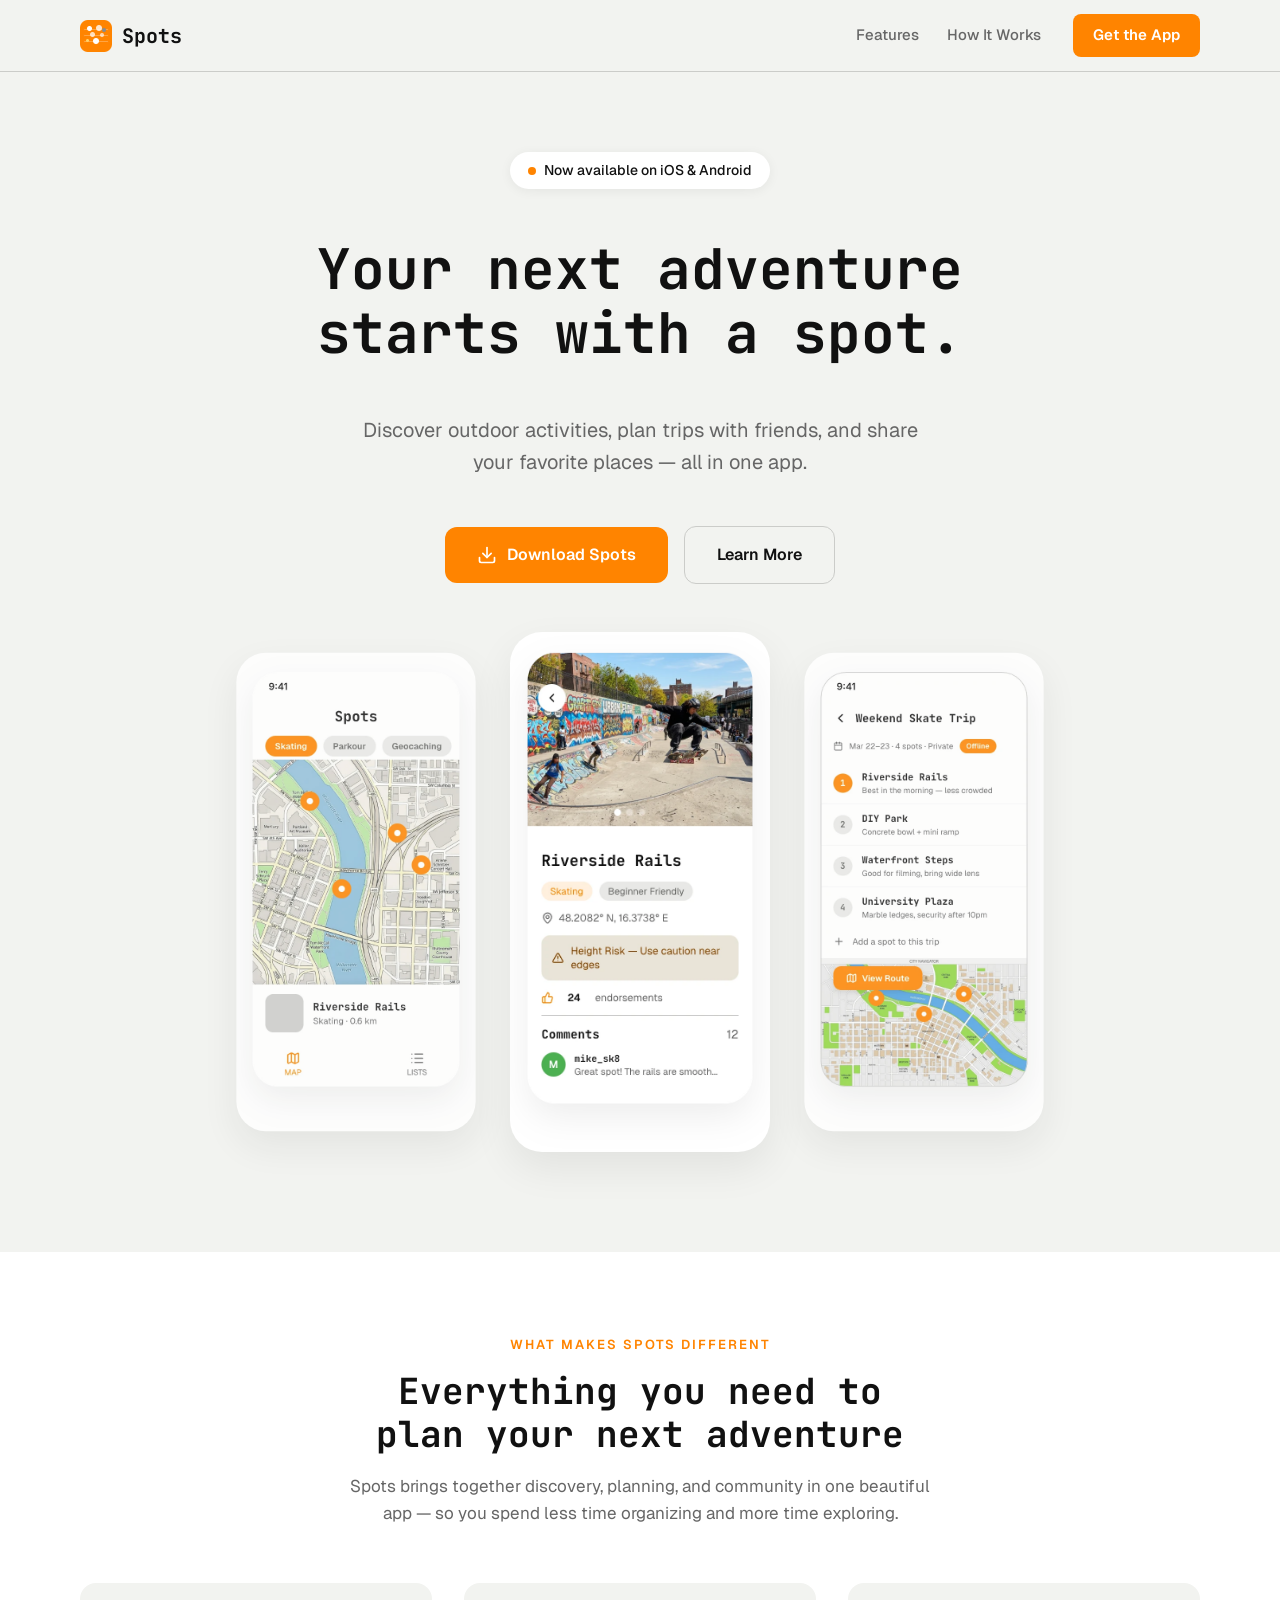
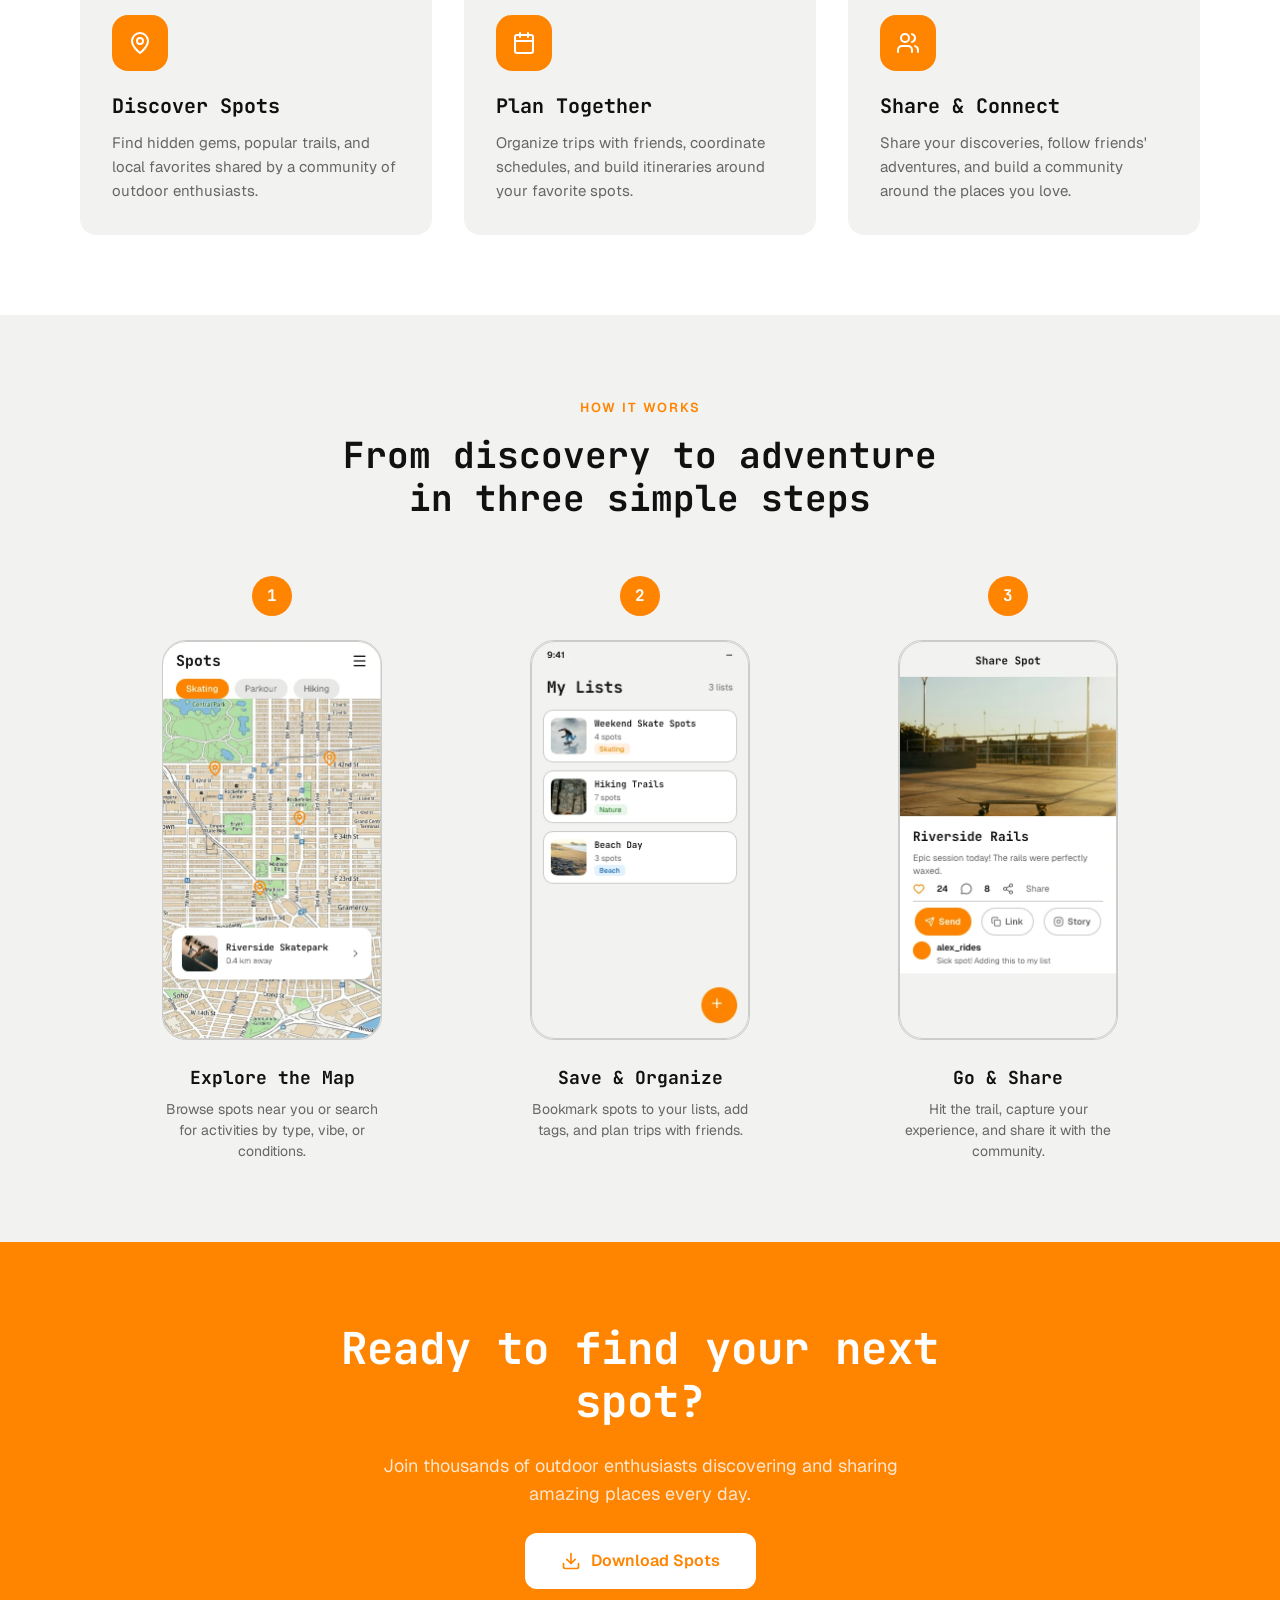
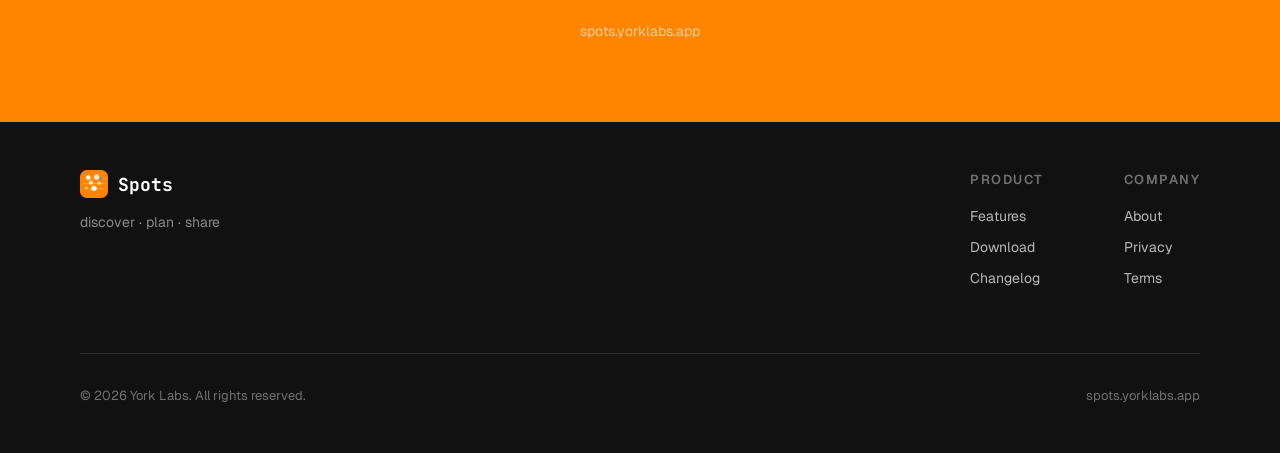
<file: index.html>
<!DOCTYPE html>
<html lang="en">
<head>
  <meta charset="UTF-8">
  <meta name="viewport" content="width=device-width, initial-scale=1.0">
  <title>Spots — Discover, Plan, Share Outdoor Adventures</title>
  <meta name="description" content="Discover outdoor activities, plan trips with friends, and share your favorite places — all in one app.">
  <link rel="icon" href="favicon.png" type="image/png" sizes="32x32">
  <link rel="icon" href="favicon.ico" sizes="any">
  <link rel="stylesheet" href="styles/main.css">
</head>
<body>

  <!-- Header -->
  <header class="header" id="header">
    <a href="/" class="header-logo">
      <img src="images/logo-icon.png" alt="Spots logo" width="32" height="32" class="header-logo-icon">
      <span class="header-logo-text">Spots</span>
    </a>
    <button class="menu-toggle" aria-label="Toggle menu">
      <span></span><span></span><span></span>
    </button>
    <nav class="header-nav">
      <div class="header-nav-links">
        <a href="#features" class="header-nav-link">Features</a>
        <a href="#how-it-works" class="header-nav-link">How It Works</a>
      </div>
      <a href="#download" class="header-cta">Get the App</a>
    </nav>
  </header>

  <!-- Hero Section -->
  <section class="hero" id="hero">
    <div class="hero-badge animate-on-scroll">
      <span class="hero-badge-dot"></span>
      <span>Now available on iOS &amp; Android</span>
    </div>
    <h1 class="hero-title animate-on-scroll">Your next adventure<br>starts with a spot.</h1>
    <p class="hero-subtitle animate-on-scroll">Discover outdoor activities, plan trips with friends, and share<br class="hide-mobile">your favorite places — all in one app.</p>
    <div class="hero-actions animate-on-scroll">
      <a href="#download" class="btn-primary">
        <svg xmlns="http://www.w3.org/2000/svg" width="20" height="20" viewBox="0 0 24 24" fill="none" stroke="currentColor" stroke-width="2" stroke-linecap="round" stroke-linejoin="round" style="margin-right:10px"><path d="M21 15v4a2 2 0 0 1-2 2H5a2 2 0 0 1-2-2v-4"/><polyline points="7 10 12 15 17 10"/><line x1="12" y1="15" x2="12" y2="3"/></svg>
        Download Spots
      </a>
      <a href="#features" class="btn-secondary">Learn More</a>
    </div>
    <div class="hero-mockups animate-on-scroll">
      <div class="hero-mockup hero-mockup--side">
        <img src="images/mockup-map.webp" alt="Spots map screen showing outdoor activity locations" width="260" height="520" loading="lazy">
      </div>
      <div class="hero-mockup">
        <img src="images/mockup-detail.webp" alt="Spot detail screen with location info and community comments" width="260" height="520" loading="lazy">
      </div>
      <div class="hero-mockup hero-mockup--side">
        <img src="images/mockup-trip.webp" alt="Trip planning screen with itinerary and route map" width="260" height="520" loading="lazy">
      </div>
    </div>
  </section>

  <!-- Features Section -->
  <section class="features" id="features">
    <div class="features-inner">
      <div class="features-header animate-on-scroll">
        <span class="section-label">WHAT MAKES SPOTS DIFFERENT</span>
        <h2 class="features-title">Everything you need to<br class="hide-mobile"> plan your next adventure</h2>
        <p class="features-subtitle">Spots brings together discovery, planning, and community in one beautiful app — so you spend less time organizing and more time exploring.</p>
      </div>
      <div class="features-grid">
        <div class="feature-card animate-on-scroll">
          <div class="feature-icon">
            <svg xmlns="http://www.w3.org/2000/svg" width="28" height="28" viewBox="0 0 24 24" fill="none" stroke="currentColor" stroke-width="2" stroke-linecap="round" stroke-linejoin="round"><path d="M20 10c0 6-8 12-8 12s-8-6-8-12a8 8 0 0 1 16 0Z"/><circle cx="12" cy="10" r="3"/></svg>
          </div>
          <h3 class="feature-card-title">Discover Spots</h3>
          <p class="feature-card-description">Find hidden gems, popular trails, and local favorites shared by a community of outdoor enthusiasts.</p>
        </div>
        <div class="feature-card animate-on-scroll">
          <div class="feature-icon">
            <svg xmlns="http://www.w3.org/2000/svg" width="28" height="28" viewBox="0 0 24 24" fill="none" stroke="currentColor" stroke-width="2" stroke-linecap="round" stroke-linejoin="round"><rect width="18" height="18" x="3" y="4" rx="2" ry="2"/><line x1="16" x2="16" y1="2" y2="6"/><line x1="8" x2="8" y1="2" y2="6"/><line x1="3" x2="21" y1="10" y2="10"/></svg>
          </div>
          <h3 class="feature-card-title">Plan Together</h3>
          <p class="feature-card-description">Organize trips with friends, coordinate schedules, and build itineraries around your favorite spots.</p>
        </div>
        <div class="feature-card animate-on-scroll">
          <div class="feature-icon">
            <svg xmlns="http://www.w3.org/2000/svg" width="28" height="28" viewBox="0 0 24 24" fill="none" stroke="currentColor" stroke-width="2" stroke-linecap="round" stroke-linejoin="round"><path d="M16 21v-2a4 4 0 0 0-4-4H6a4 4 0 0 0-4 4v2"/><circle cx="9" cy="7" r="4"/><path d="M22 21v-2a4 4 0 0 0-3-3.87"/><path d="M16 3.13a4 4 0 0 1 0 7.75"/></svg>
          </div>
          <h3 class="feature-card-title">Share &amp; Connect</h3>
          <p class="feature-card-description">Share your discoveries, follow friends' adventures, and build a community around the places you love.</p>
        </div>
      </div>
    </div>
  </section>

  <!-- How It Works -->
  <section class="how-it-works" id="how-it-works">
    <div class="how-it-works-header animate-on-scroll">
      <span class="section-label">HOW IT WORKS</span>
      <h2 class="how-it-works-title">From discovery to adventure<br class="hide-mobile"> in three simple steps</h2>
    </div>
    <div class="steps">
      <div class="step animate-on-scroll">
        <div class="step-number">1</div>
        <div class="step-mockup">
          <img src="images/step-explore.webp" alt="Map exploration screen" width="220" height="400" loading="lazy">
        </div>
        <h3 class="step-title">Explore the Map</h3>
        <p class="step-description">Browse spots near you or search for activities by type, vibe, or conditions.</p>
      </div>
      <div class="step animate-on-scroll">
        <div class="step-number">2</div>
        <div class="step-mockup">
          <img src="images/step-save.webp" alt="Saved spots lists screen" width="220" height="400" loading="lazy">
        </div>
        <h3 class="step-title">Save &amp; Organize</h3>
        <p class="step-description">Bookmark spots to your lists, add tags, and plan trips with friends.</p>
      </div>
      <div class="step animate-on-scroll">
        <div class="step-number">3</div>
        <div class="step-mockup">
          <img src="images/step-share.webp" alt="Share spot screen" width="220" height="400" loading="lazy">
        </div>
        <h3 class="step-title">Go &amp; Share</h3>
        <p class="step-description">Hit the trail, capture your experience, and share it with the community.</p>
      </div>
    </div>
  </section>

  <!-- Final CTA -->
  <section class="final-cta" id="download">
    <div class="final-cta-inner">
      <h2 class="final-cta-title animate-on-scroll">Ready to find your next spot?</h2>
      <p class="final-cta-subtitle animate-on-scroll">Join thousands of outdoor enthusiasts discovering and sharing<br class="hide-mobile">amazing places every day.</p>
      <div class="animate-on-scroll">
        <a href="#" class="btn-cta-white">
          <svg xmlns="http://www.w3.org/2000/svg" width="20" height="20" viewBox="0 0 24 24" fill="none" stroke="currentColor" stroke-width="2" stroke-linecap="round" stroke-linejoin="round" style="margin-right:10px"><path d="M21 15v4a2 2 0 0 1-2 2H5a2 2 0 0 1-2-2v-4"/><polyline points="7 10 12 15 17 10"/><line x1="12" y1="15" x2="12" y2="3"/></svg>
          Download Spots
        </a>
      </div>
      <span class="final-cta-url">spots.yorklabs.app</span>
    </div>
  </section>

  <!-- Footer -->
  <footer class="footer">
    <div class="footer-inner">
      <div class="footer-top">
        <div class="footer-brand">
          <div class="footer-logo">
            <img src="images/logo-icon.png" alt="Spots" width="28" height="28" class="footer-logo-icon">
            <span class="footer-logo-text">Spots</span>
          </div>
          <span class="footer-tagline">discover · plan · share</span>
        </div>
        <div class="footer-columns">
          <div>
            <div class="footer-column-title">Product</div>
            <div class="footer-column-links">
              <a href="#features" class="footer-column-link">Features</a>
              <a href="#download" class="footer-column-link">Download</a>
              <a href="#" class="footer-column-link">Changelog</a>
            </div>
          </div>
          <div>
            <div class="footer-column-title">Company</div>
            <div class="footer-column-links">
              <a href="#" class="footer-column-link">About</a>
              <a href="legal/privacy_policy.html" class="footer-column-link">Privacy</a>
              <a href="legal/terms-and-conditions.html" class="footer-column-link">Terms</a>
            </div>
          </div>
        </div>
      </div>
      <div class="footer-divider"></div>
      <div class="footer-bottom">
        <span class="footer-copyright">&copy; 2026 York Labs. All rights reserved.</span>
        <span class="footer-copyright">spots.yorklabs.app</span>
      </div>
    </div>
  </footer>

  <script src="scripts/main.js"></script>
</body>
</html>
</file>
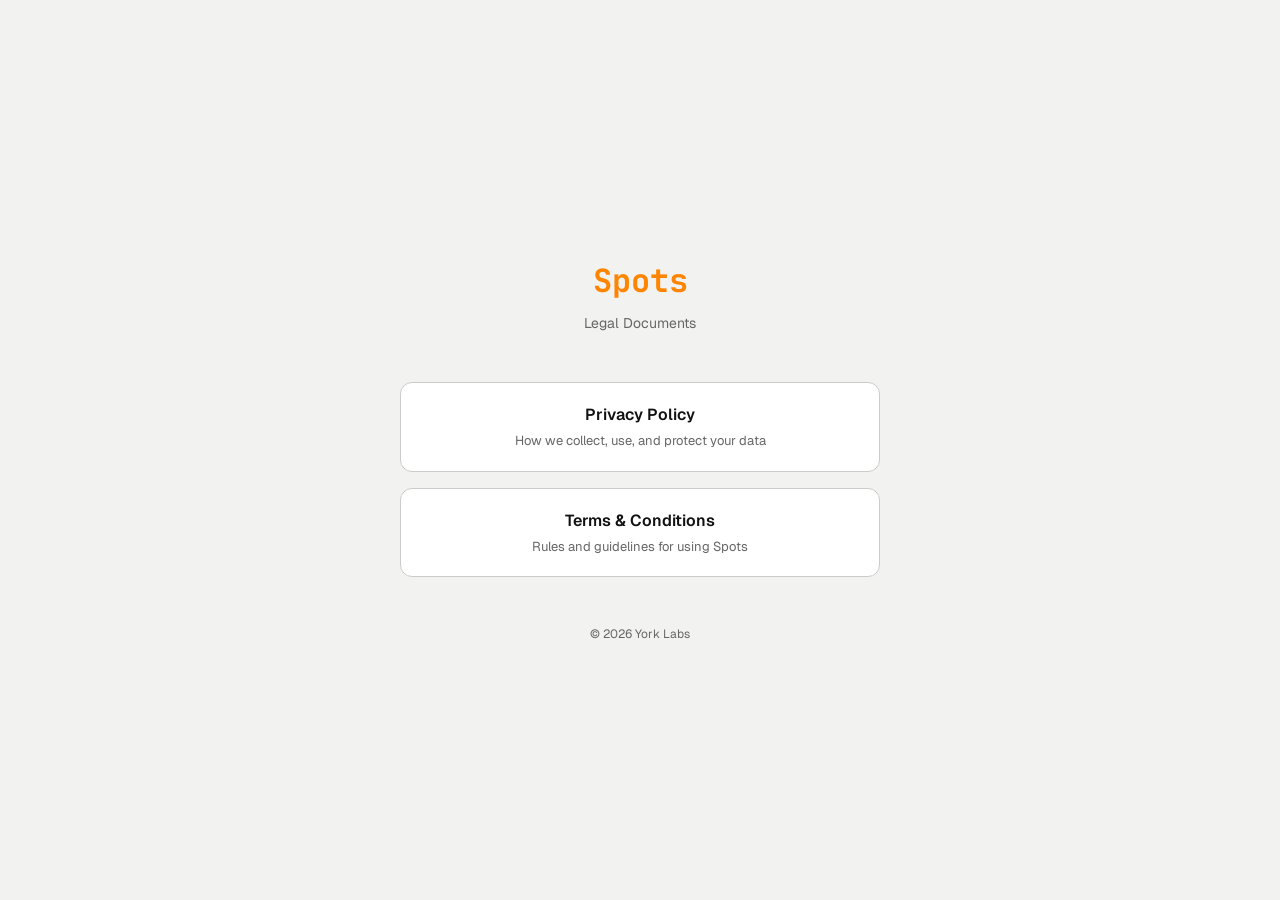
<file: legal/index.html>
<!DOCTYPE html>
<html lang="en">
<head>
  <meta charset="UTF-8">
  <meta name="viewport" content="width=device-width, initial-scale=1.0">
  <title>Legal - Spots</title>
  <link rel="icon" href="../favicon.png" type="image/png" sizes="32x32">
  <link rel="icon" href="../favicon.ico" sizes="any">
  <link rel="stylesheet" href="../styles/main.css">
  <link rel="stylesheet" href="../styles/legal.css">
</head>
<body class="legal-index">
  <div class="container">
    <div class="logo">Spots</div>
    <p class="subtitle">Legal Documents</p>
    <div class="links">
      <a href="privacy_policy.html">
        Privacy Policy
        <span>How we collect, use, and protect your data</span>
      </a>
      <a href="terms-and-conditions.html">
        Terms &amp; Conditions
        <span>Rules and guidelines for using Spots</span>
      </a>
    </div>
    <footer>&copy; 2026 York Labs</footer>
  </div>
</body>
</html>
</file>
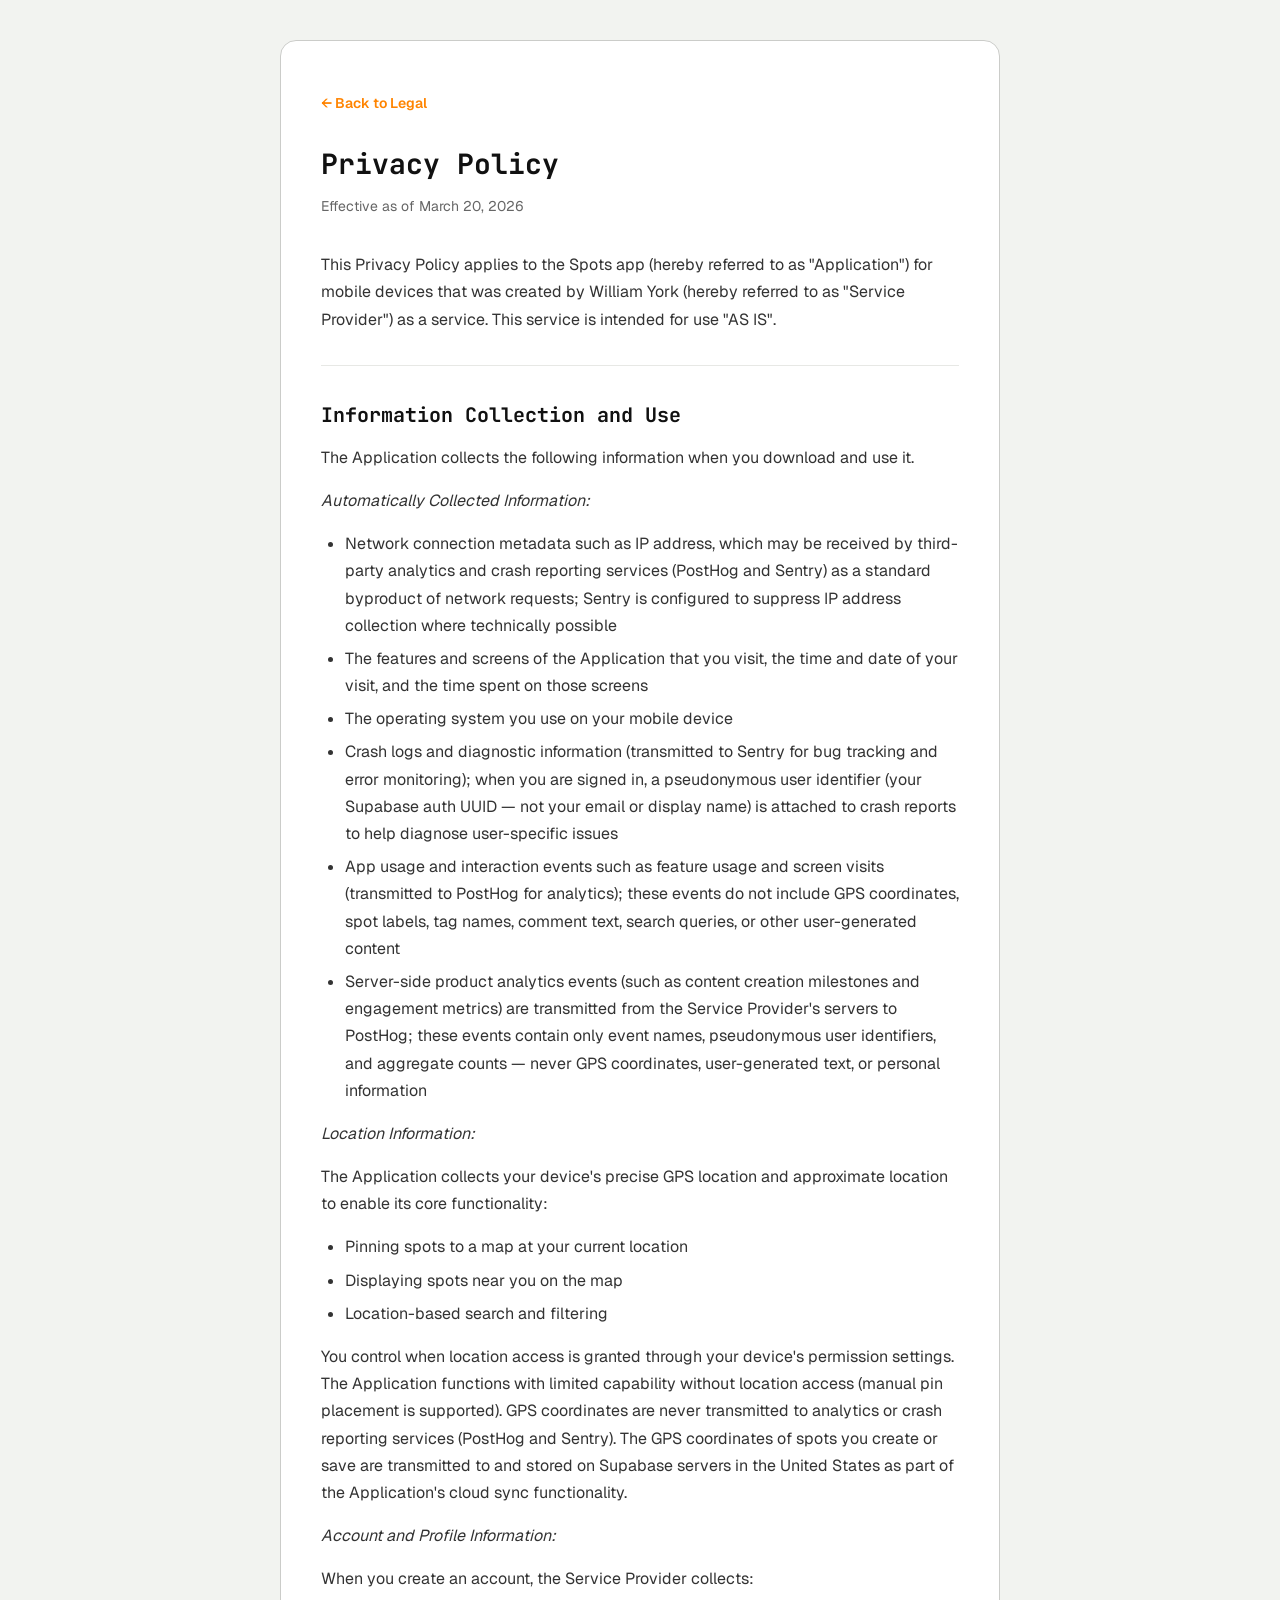
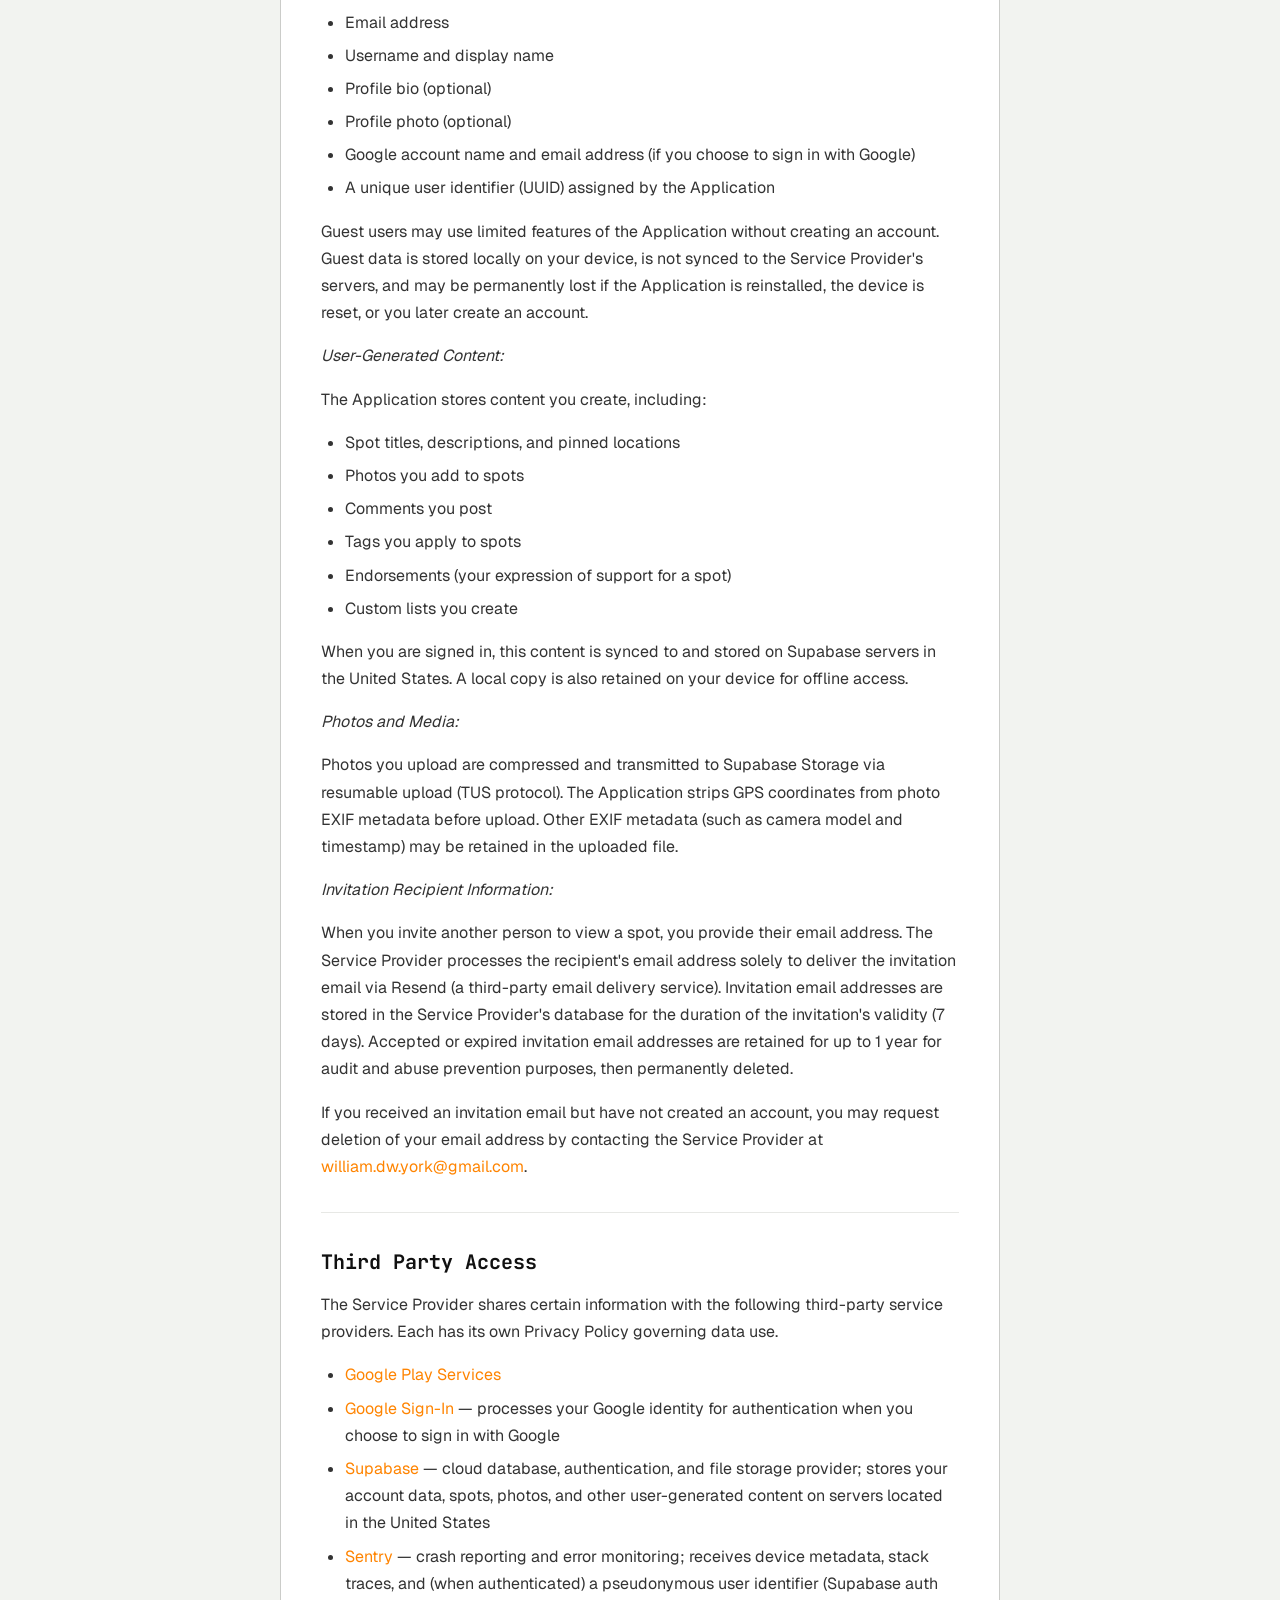
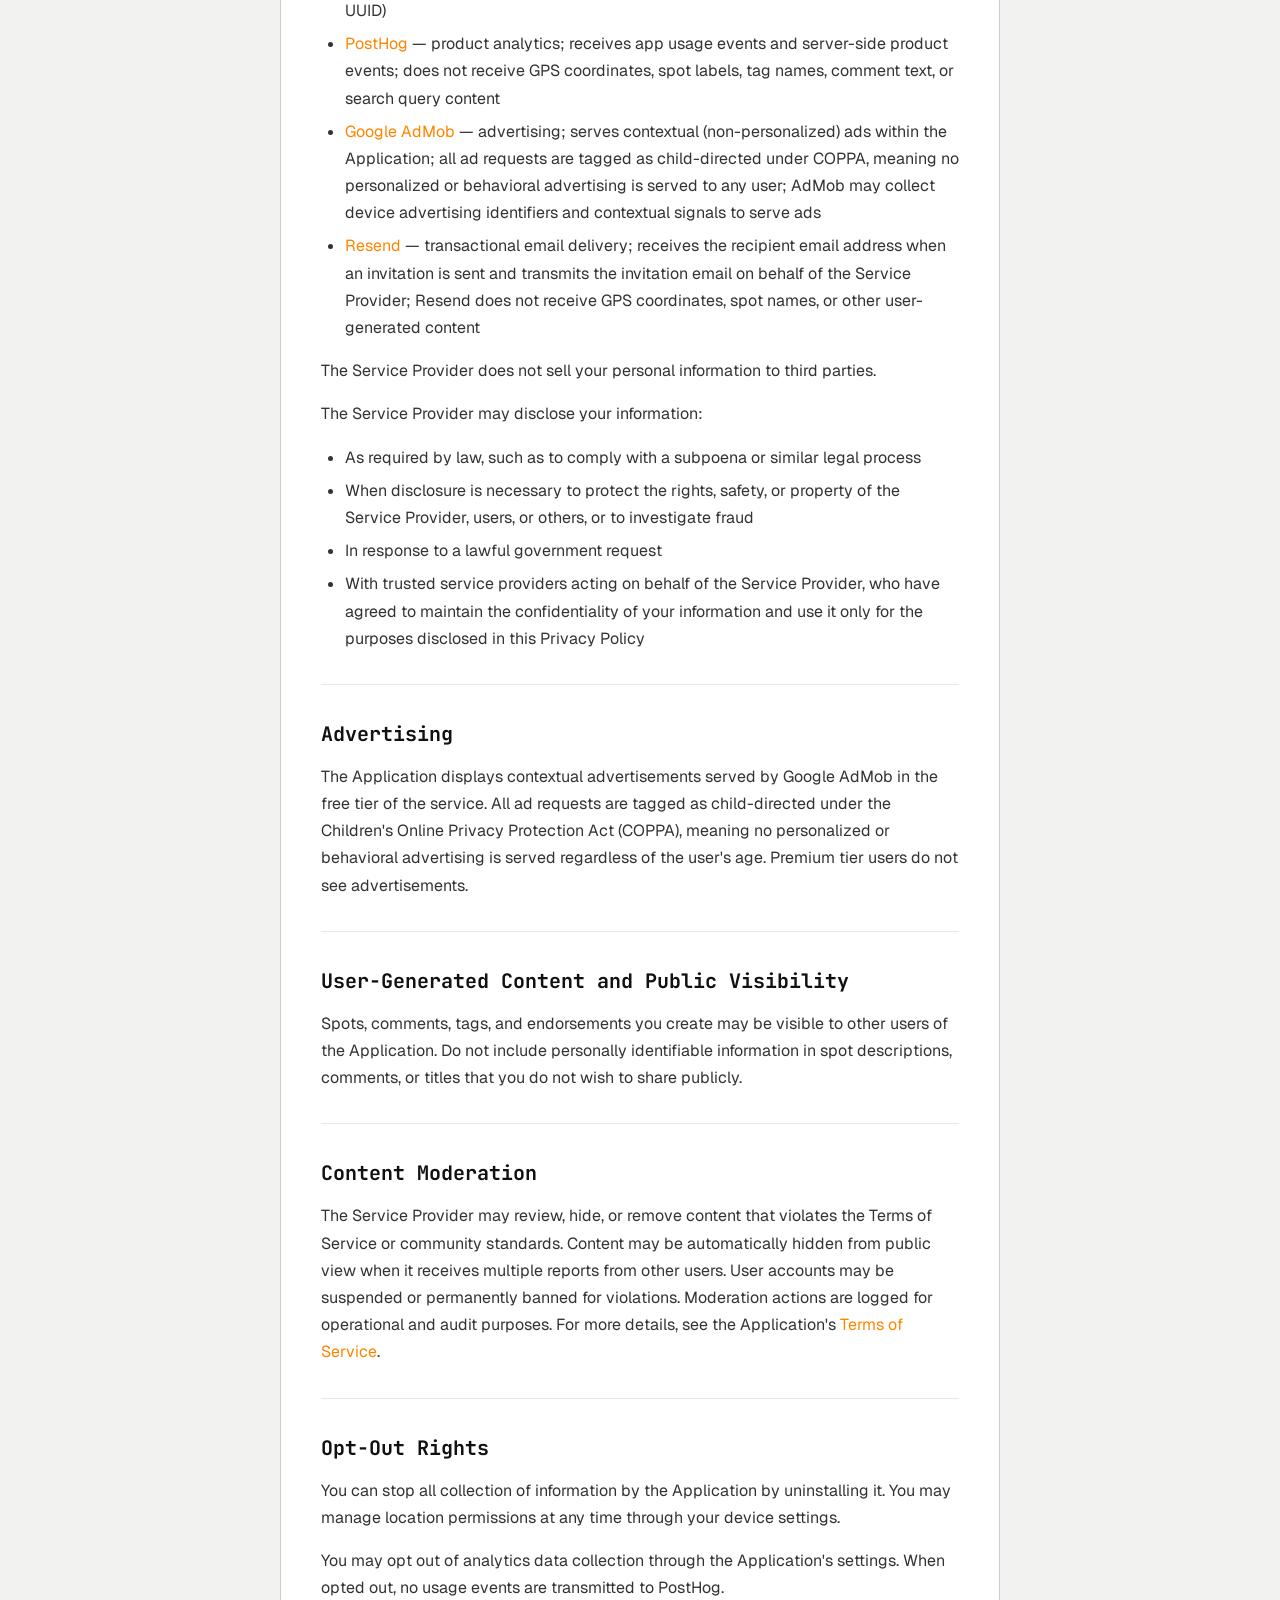
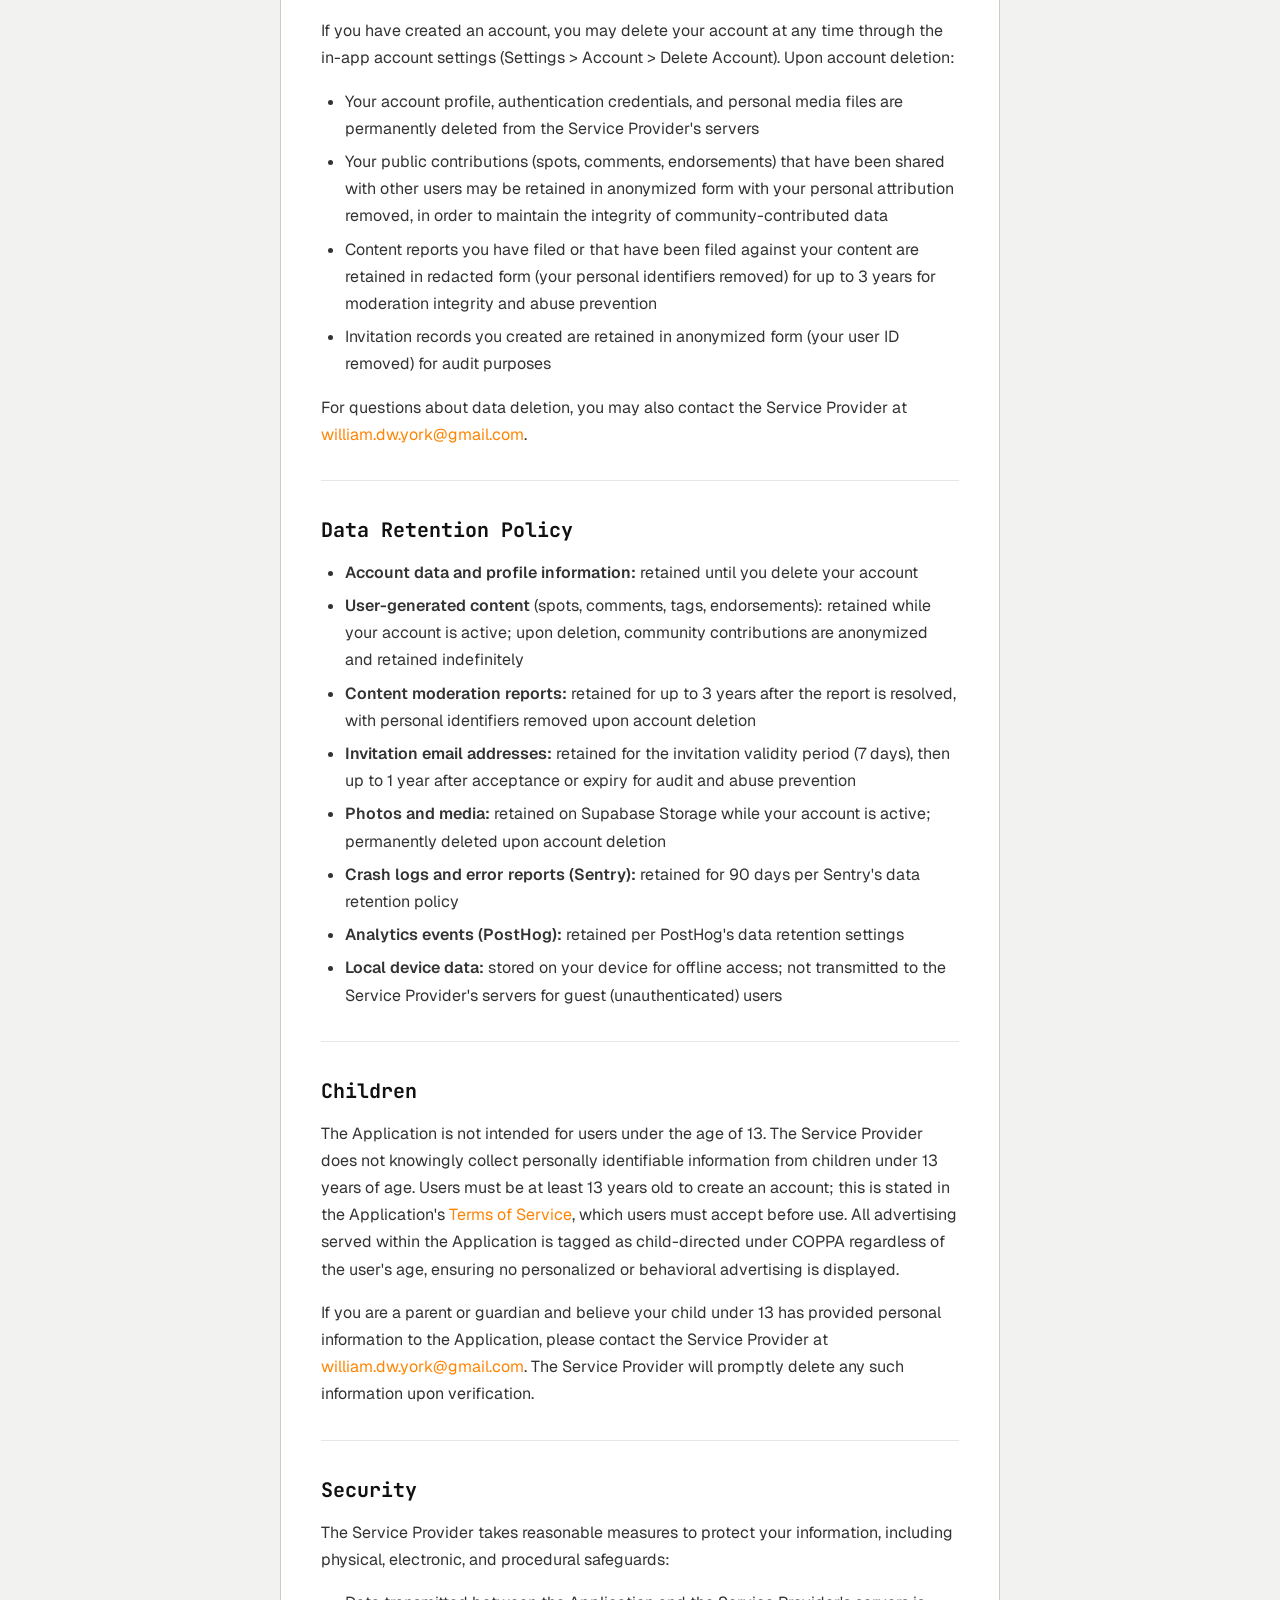
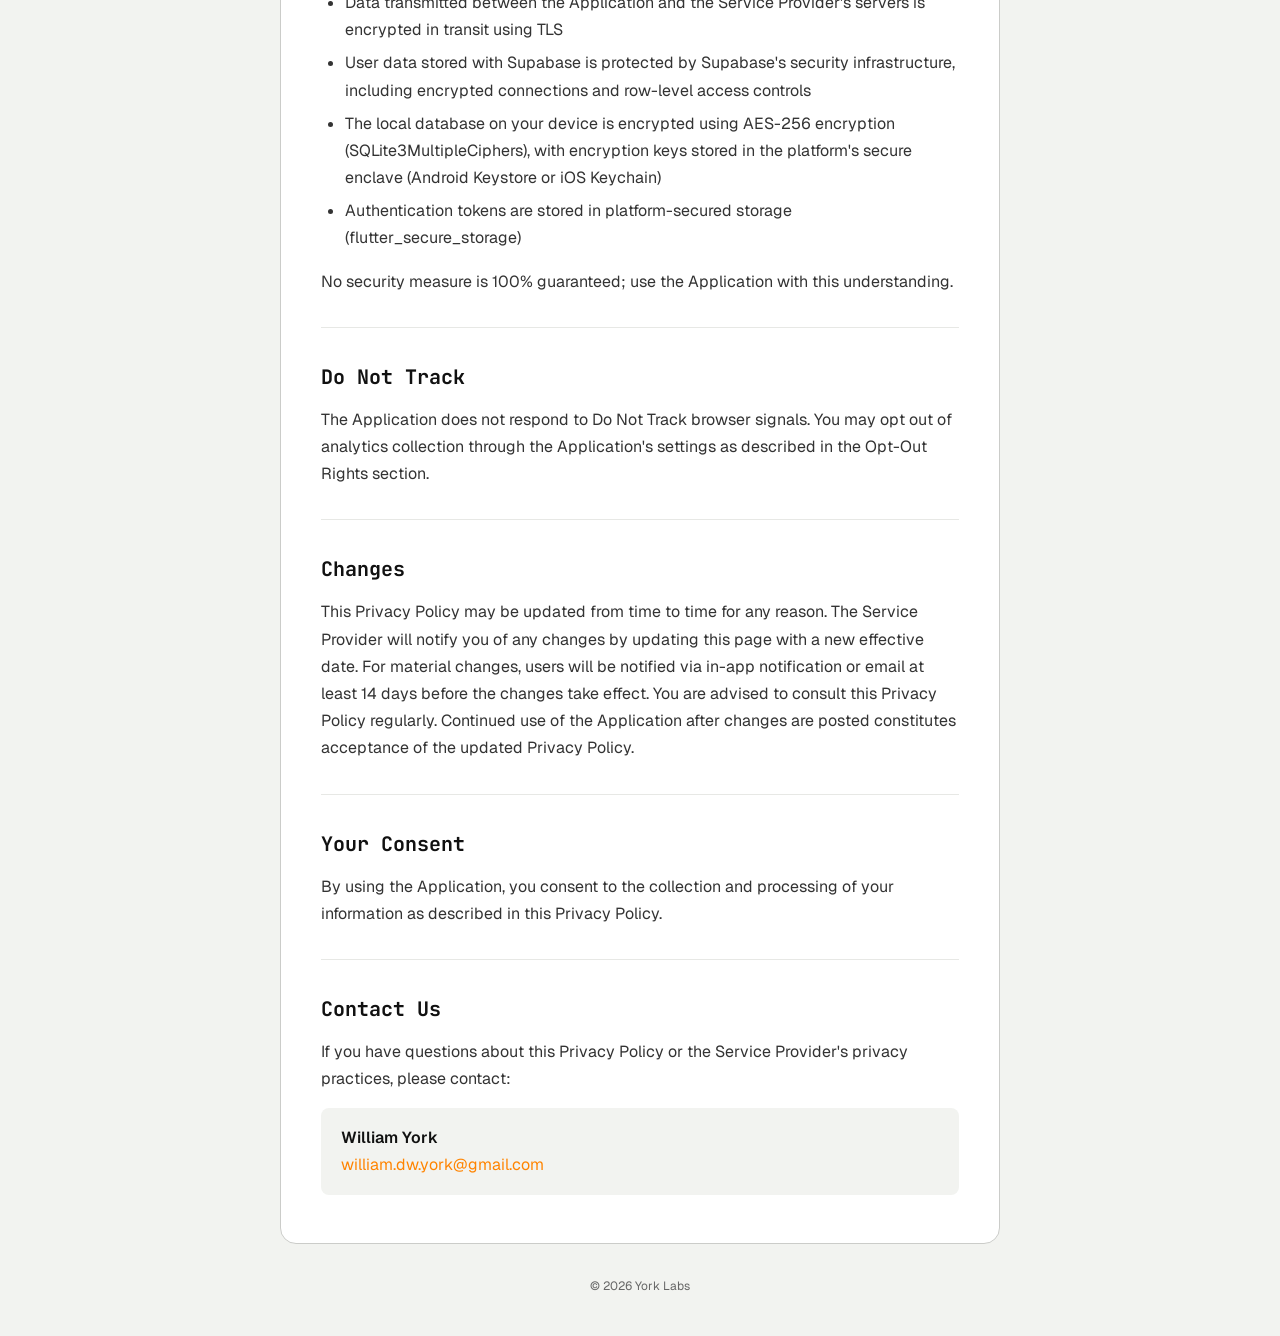
<file: legal/privacy_policy.html>
<!DOCTYPE html>
<html lang="en">
<head>
  <meta charset="UTF-8">
  <meta name="viewport" content="width=device-width, initial-scale=1.0">
  <title>Privacy Policy - Spots</title>
  <link rel="icon" href="../favicon.png" type="image/png" sizes="32x32">
  <link rel="icon" href="../favicon.ico" sizes="any">
  <link rel="stylesheet" href="../styles/main.css">
  <link rel="stylesheet" href="../styles/legal.css">
</head>
<body class="legal-document">
  <div class="container">
    <a class="back" href="./">&larr; Back to Legal</a>
    <h1>Privacy Policy</h1>
    <p class="effective">Effective as of March 20, 2026</p>

    <p>This Privacy Policy applies to the Spots app (hereby referred to as "Application") for mobile devices that was created by William York (hereby referred to as "Service Provider") as a service. This service is intended for use "AS IS".</p>

    <hr>

    <h2>Information Collection and Use</h2>
    <p>The Application collects the following information when you download and use it.</p>

    <p><em>Automatically Collected Information:</em></p>
    <ul>
      <li>Network connection metadata such as IP address, which may be received by third-party analytics and crash reporting services (PostHog and Sentry) as a standard byproduct of network requests; Sentry is configured to suppress IP address collection where technically possible</li>
      <li>The features and screens of the Application that you visit, the time and date of your visit, and the time spent on those screens</li>
      <li>The operating system you use on your mobile device</li>
      <li>Crash logs and diagnostic information (transmitted to Sentry for bug tracking and error monitoring); when you are signed in, a pseudonymous user identifier (your Supabase auth UUID — not your email or display name) is attached to crash reports to help diagnose user-specific issues</li>
      <li>App usage and interaction events such as feature usage and screen visits (transmitted to PostHog for analytics); these events do not include GPS coordinates, spot labels, tag names, comment text, search queries, or other user-generated content</li>
      <li>Server-side product analytics events (such as content creation milestones and engagement metrics) are transmitted from the Service Provider's servers to PostHog; these events contain only event names, pseudonymous user identifiers, and aggregate counts — never GPS coordinates, user-generated text, or personal information</li>
    </ul>

    <p><em>Location Information:</em></p>
    <p>The Application collects your device's precise GPS location and approximate location to enable its core functionality:</p>
    <ul>
      <li>Pinning spots to a map at your current location</li>
      <li>Displaying spots near you on the map</li>
      <li>Location-based search and filtering</li>
    </ul>
    <p>You control when location access is granted through your device's permission settings. The Application functions with limited capability without location access (manual pin placement is supported). GPS coordinates are never transmitted to analytics or crash reporting services (PostHog and Sentry). The GPS coordinates of spots you create or save are transmitted to and stored on Supabase servers in the United States as part of the Application's cloud sync functionality.</p>

    <p><em>Account and Profile Information:</em></p>
    <p>When you create an account, the Service Provider collects:</p>
    <ul>
      <li>Email address</li>
      <li>Username and display name</li>
      <li>Profile bio (optional)</li>
      <li>Profile photo (optional)</li>
      <li>Google account name and email address (if you choose to sign in with Google)</li>
      <li>A unique user identifier (UUID) assigned by the Application</li>
    </ul>
    <p>Guest users may use limited features of the Application without creating an account. Guest data is stored locally on your device, is not synced to the Service Provider's servers, and may be permanently lost if the Application is reinstalled, the device is reset, or you later create an account.</p>

    <p><em>User-Generated Content:</em></p>
    <p>The Application stores content you create, including:</p>
    <ul>
      <li>Spot titles, descriptions, and pinned locations</li>
      <li>Photos you add to spots</li>
      <li>Comments you post</li>
      <li>Tags you apply to spots</li>
      <li>Endorsements (your expression of support for a spot)</li>
      <li>Custom lists you create</li>
    </ul>
    <p>When you are signed in, this content is synced to and stored on Supabase servers in the United States. A local copy is also retained on your device for offline access.</p>

    <p><em>Photos and Media:</em></p>
    <p>Photos you upload are compressed and transmitted to Supabase Storage via resumable upload (TUS protocol). The Application strips GPS coordinates from photo EXIF metadata before upload. Other EXIF metadata (such as camera model and timestamp) may be retained in the uploaded file.</p>

    <p><em>Invitation Recipient Information:</em></p>
    <p>When you invite another person to view a spot, you provide their email address. The Service Provider processes the recipient's email address solely to deliver the invitation email via Resend (a third-party email delivery service). Invitation email addresses are stored in the Service Provider's database for the duration of the invitation's validity (7 days). Accepted or expired invitation email addresses are retained for up to 1 year for audit and abuse prevention purposes, then permanently deleted.</p>
    <p>If you received an invitation email but have not created an account, you may request deletion of your email address by contacting the Service Provider at <a href="mailto:william.dw.york@gmail.com">william.dw.york@gmail.com</a>.</p>

    <hr>

    <h2>Third Party Access</h2>
    <p>The Service Provider shares certain information with the following third-party service providers. Each has its own Privacy Policy governing data use.</p>
    <ul>
      <li><a href="https://www.google.com/policies/privacy/">Google Play Services</a></li>
      <li><a href="https://policies.google.com/privacy">Google Sign-In</a> — processes your Google identity for authentication when you choose to sign in with Google</li>
      <li><a href="https://supabase.com/privacy">Supabase</a> — cloud database, authentication, and file storage provider; stores your account data, spots, photos, and other user-generated content on servers located in the United States</li>
      <li><a href="https://sentry.io/privacy/">Sentry</a> — crash reporting and error monitoring; receives device metadata, stack traces, and (when authenticated) a pseudonymous user identifier (Supabase auth UUID)</li>
      <li><a href="https://posthog.com/privacy">PostHog</a> — product analytics; receives app usage events and server-side product events; does not receive GPS coordinates, spot labels, tag names, comment text, or search query content</li>
      <li><a href="https://support.google.com/admob/answer/6128543">Google AdMob</a> — advertising; serves contextual (non-personalized) ads within the Application; all ad requests are tagged as child-directed under COPPA, meaning no personalized or behavioral advertising is served to any user; AdMob may collect device advertising identifiers and contextual signals to serve ads</li>
      <li><a href="https://resend.com/legal/privacy-policy">Resend</a> — transactional email delivery; receives the recipient email address when an invitation is sent and transmits the invitation email on behalf of the Service Provider; Resend does not receive GPS coordinates, spot names, or other user-generated content</li>
    </ul>
    <p>The Service Provider does not sell your personal information to third parties.</p>
    <p>The Service Provider may disclose your information:</p>
    <ul>
      <li>As required by law, such as to comply with a subpoena or similar legal process</li>
      <li>When disclosure is necessary to protect the rights, safety, or property of the Service Provider, users, or others, or to investigate fraud</li>
      <li>In response to a lawful government request</li>
      <li>With trusted service providers acting on behalf of the Service Provider, who have agreed to maintain the confidentiality of your information and use it only for the purposes disclosed in this Privacy Policy</li>
    </ul>

    <hr>

    <h2>Advertising</h2>
    <p>The Application displays contextual advertisements served by Google AdMob in the free tier of the service. All ad requests are tagged as child-directed under the Children's Online Privacy Protection Act (COPPA), meaning no personalized or behavioral advertising is served regardless of the user's age. Premium tier users do not see advertisements.</p>

    <hr>

    <h2>User-Generated Content and Public Visibility</h2>
    <p>Spots, comments, tags, and endorsements you create may be visible to other users of the Application. Do not include personally identifiable information in spot descriptions, comments, or titles that you do not wish to share publicly.</p>

    <hr>

    <h2>Content Moderation</h2>
    <p>The Service Provider may review, hide, or remove content that violates the Terms of Service or community standards. Content may be automatically hidden from public view when it receives multiple reports from other users. User accounts may be suspended or permanently banned for violations. Moderation actions are logged for operational and audit purposes. For more details, see the Application's <a href="terms-and-conditions.html">Terms of Service</a>.</p>

    <hr>

    <h2>Opt-Out Rights</h2>
    <p>You can stop all collection of information by the Application by uninstalling it. You may manage location permissions at any time through your device settings.</p>
    <p>You may opt out of analytics data collection through the Application's settings. When opted out, no usage events are transmitted to PostHog.</p>
    <p>If you have created an account, you may delete your account at any time through the in-app account settings (Settings &gt; Account &gt; Delete Account). Upon account deletion:</p>
    <ul>
      <li>Your account profile, authentication credentials, and personal media files are permanently deleted from the Service Provider's servers</li>
      <li>Your public contributions (spots, comments, endorsements) that have been shared with other users may be retained in anonymized form with your personal attribution removed, in order to maintain the integrity of community-contributed data</li>
      <li>Content reports you have filed or that have been filed against your content are retained in redacted form (your personal identifiers removed) for up to 3 years for moderation integrity and abuse prevention</li>
      <li>Invitation records you created are retained in anonymized form (your user ID removed) for audit purposes</li>
    </ul>
    <p>For questions about data deletion, you may also contact the Service Provider at <a href="mailto:william.dw.york@gmail.com">william.dw.york@gmail.com</a>.</p>

    <hr>

    <h2>Data Retention Policy</h2>
    <ul>
      <li><strong>Account data and profile information:</strong> retained until you delete your account</li>
      <li><strong>User-generated content</strong> (spots, comments, tags, endorsements): retained while your account is active; upon deletion, community contributions are anonymized and retained indefinitely</li>
      <li><strong>Content moderation reports:</strong> retained for up to 3 years after the report is resolved, with personal identifiers removed upon account deletion</li>
      <li><strong>Invitation email addresses:</strong> retained for the invitation validity period (7 days), then up to 1 year after acceptance or expiry for audit and abuse prevention</li>
      <li><strong>Photos and media:</strong> retained on Supabase Storage while your account is active; permanently deleted upon account deletion</li>
      <li><strong>Crash logs and error reports (Sentry):</strong> retained for 90 days per Sentry's data retention policy</li>
      <li><strong>Analytics events (PostHog):</strong> retained per PostHog's data retention settings</li>
      <li><strong>Local device data:</strong> stored on your device for offline access; not transmitted to the Service Provider's servers for guest (unauthenticated) users</li>
    </ul>

    <hr>

    <h2>Children</h2>
    <p>The Application is not intended for users under the age of 13. The Service Provider does not knowingly collect personally identifiable information from children under 13 years of age. Users must be at least 13 years old to create an account; this is stated in the Application's <a href="terms-and-conditions.html">Terms of Service</a>, which users must accept before use. All advertising served within the Application is tagged as child-directed under COPPA regardless of the user's age, ensuring no personalized or behavioral advertising is displayed.</p>
    <p>If you are a parent or guardian and believe your child under 13 has provided personal information to the Application, please contact the Service Provider at <a href="mailto:william.dw.york@gmail.com">william.dw.york@gmail.com</a>. The Service Provider will promptly delete any such information upon verification.</p>

    <hr>

    <h2>Security</h2>
    <p>The Service Provider takes reasonable measures to protect your information, including physical, electronic, and procedural safeguards:</p>
    <ul>
      <li>Data transmitted between the Application and the Service Provider's servers is encrypted in transit using TLS</li>
      <li>User data stored with Supabase is protected by Supabase's security infrastructure, including encrypted connections and row-level access controls</li>
      <li>The local database on your device is encrypted using AES-256 encryption (SQLite3MultipleCiphers), with encryption keys stored in the platform's secure enclave (Android Keystore or iOS Keychain)</li>
      <li>Authentication tokens are stored in platform-secured storage (flutter_secure_storage)</li>
    </ul>
    <p>No security measure is 100% guaranteed; use the Application with this understanding.</p>

    <hr>

    <h2>Do Not Track</h2>
    <p>The Application does not respond to Do Not Track browser signals. You may opt out of analytics collection through the Application's settings as described in the Opt-Out Rights section.</p>

    <hr>

    <h2>Changes</h2>
    <p>This Privacy Policy may be updated from time to time for any reason. The Service Provider will notify you of any changes by updating this page with a new effective date. For material changes, users will be notified via in-app notification or email at least 14 days before the changes take effect. You are advised to consult this Privacy Policy regularly. Continued use of the Application after changes are posted constitutes acceptance of the updated Privacy Policy.</p>

    <hr>

    <h2>Your Consent</h2>
    <p>By using the Application, you consent to the collection and processing of your information as described in this Privacy Policy.</p>

    <hr>

    <h2>Contact Us</h2>
    <p>If you have questions about this Privacy Policy or the Service Provider's privacy practices, please contact:</p>
    <div class="contact">
      <strong>William York</strong><br>
      <a href="mailto:william.dw.york@gmail.com">william.dw.york@gmail.com</a>
    </div>
  </div>
  <footer>&copy; 2026 York Labs</footer>
</body>
</html>
</file>
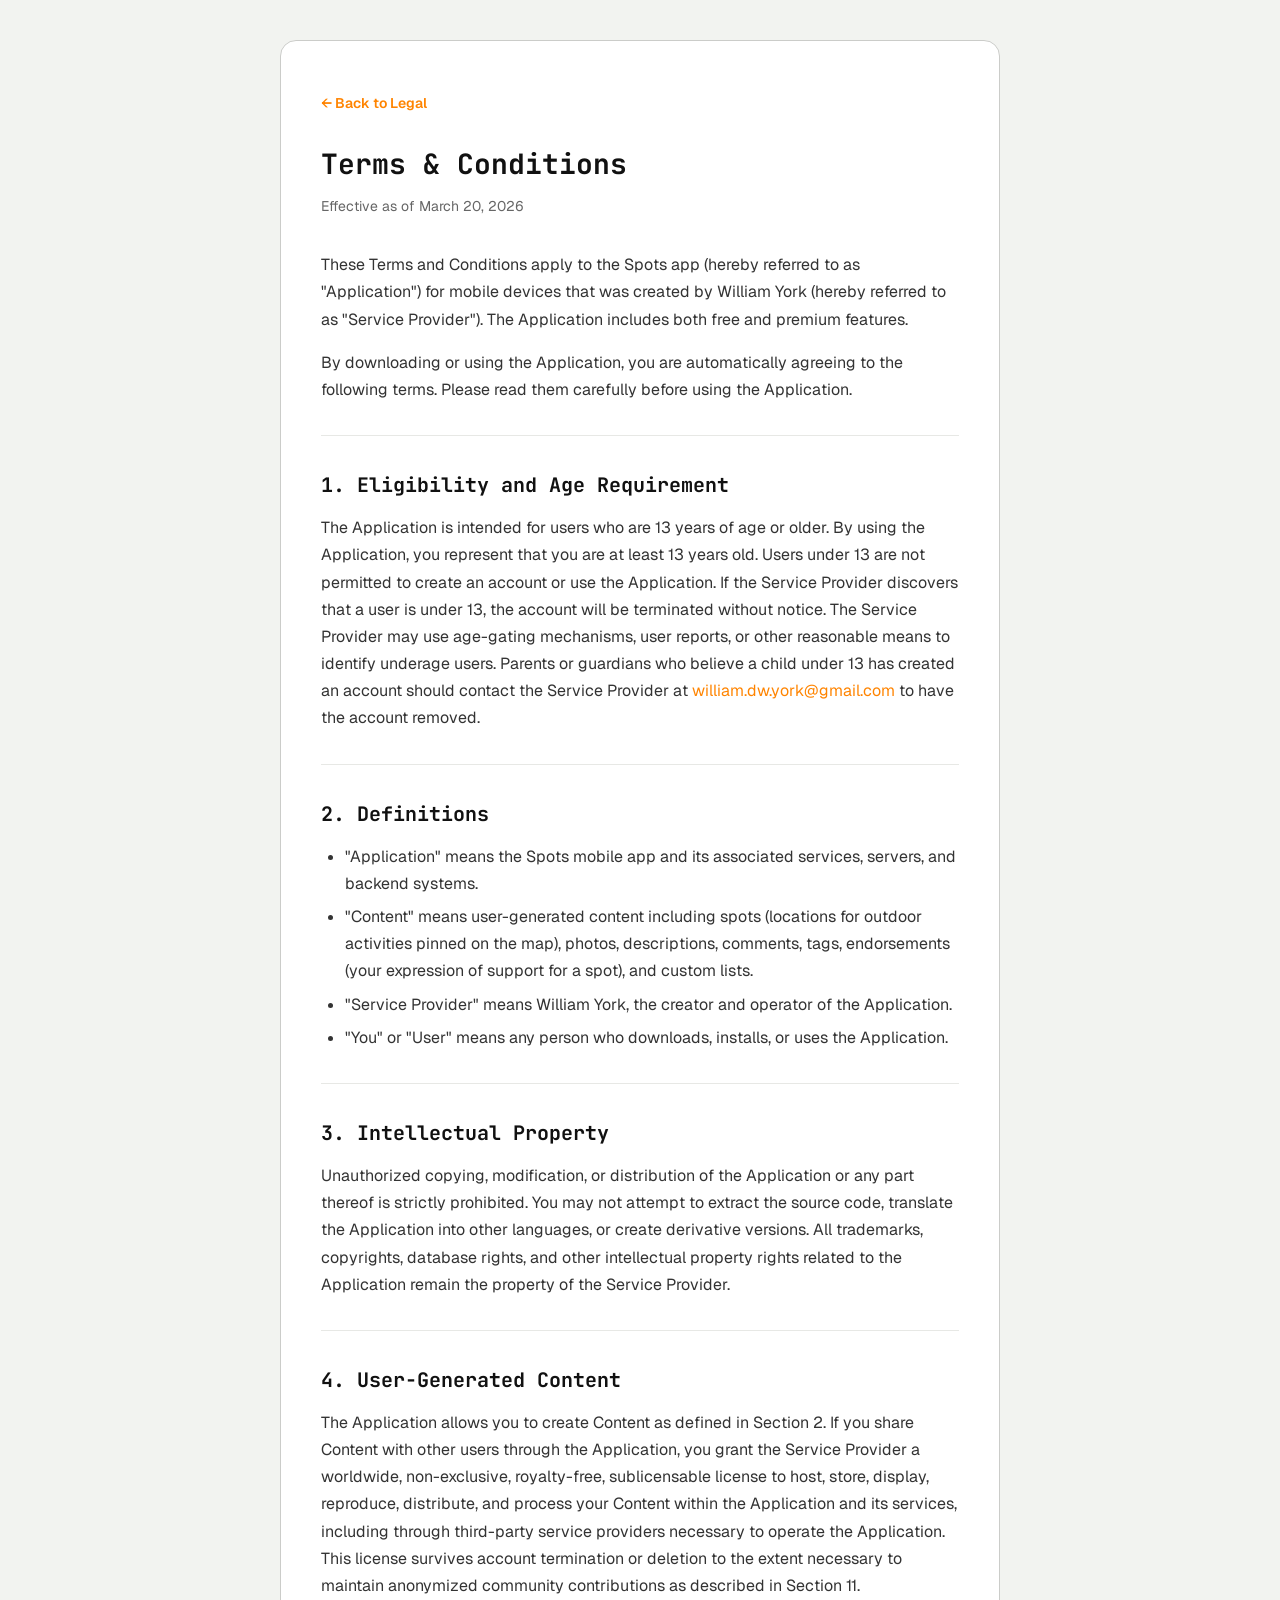
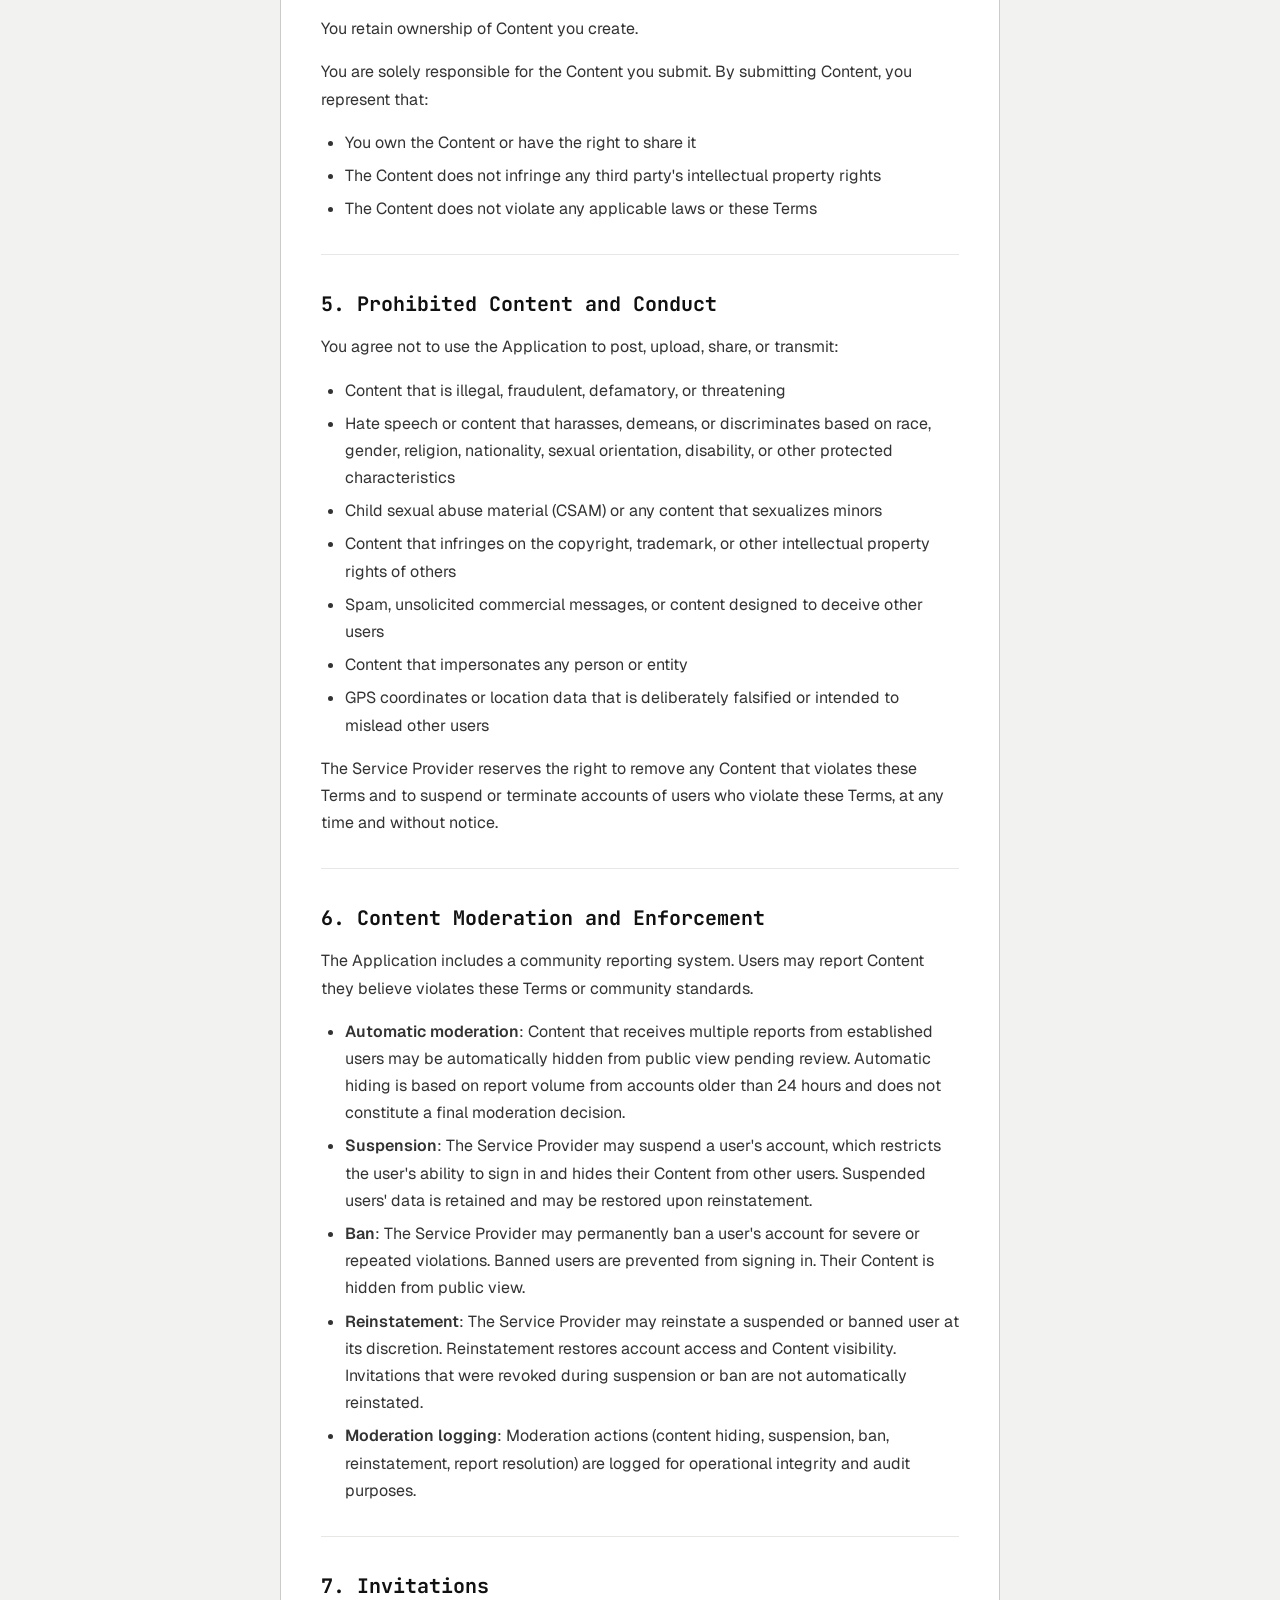
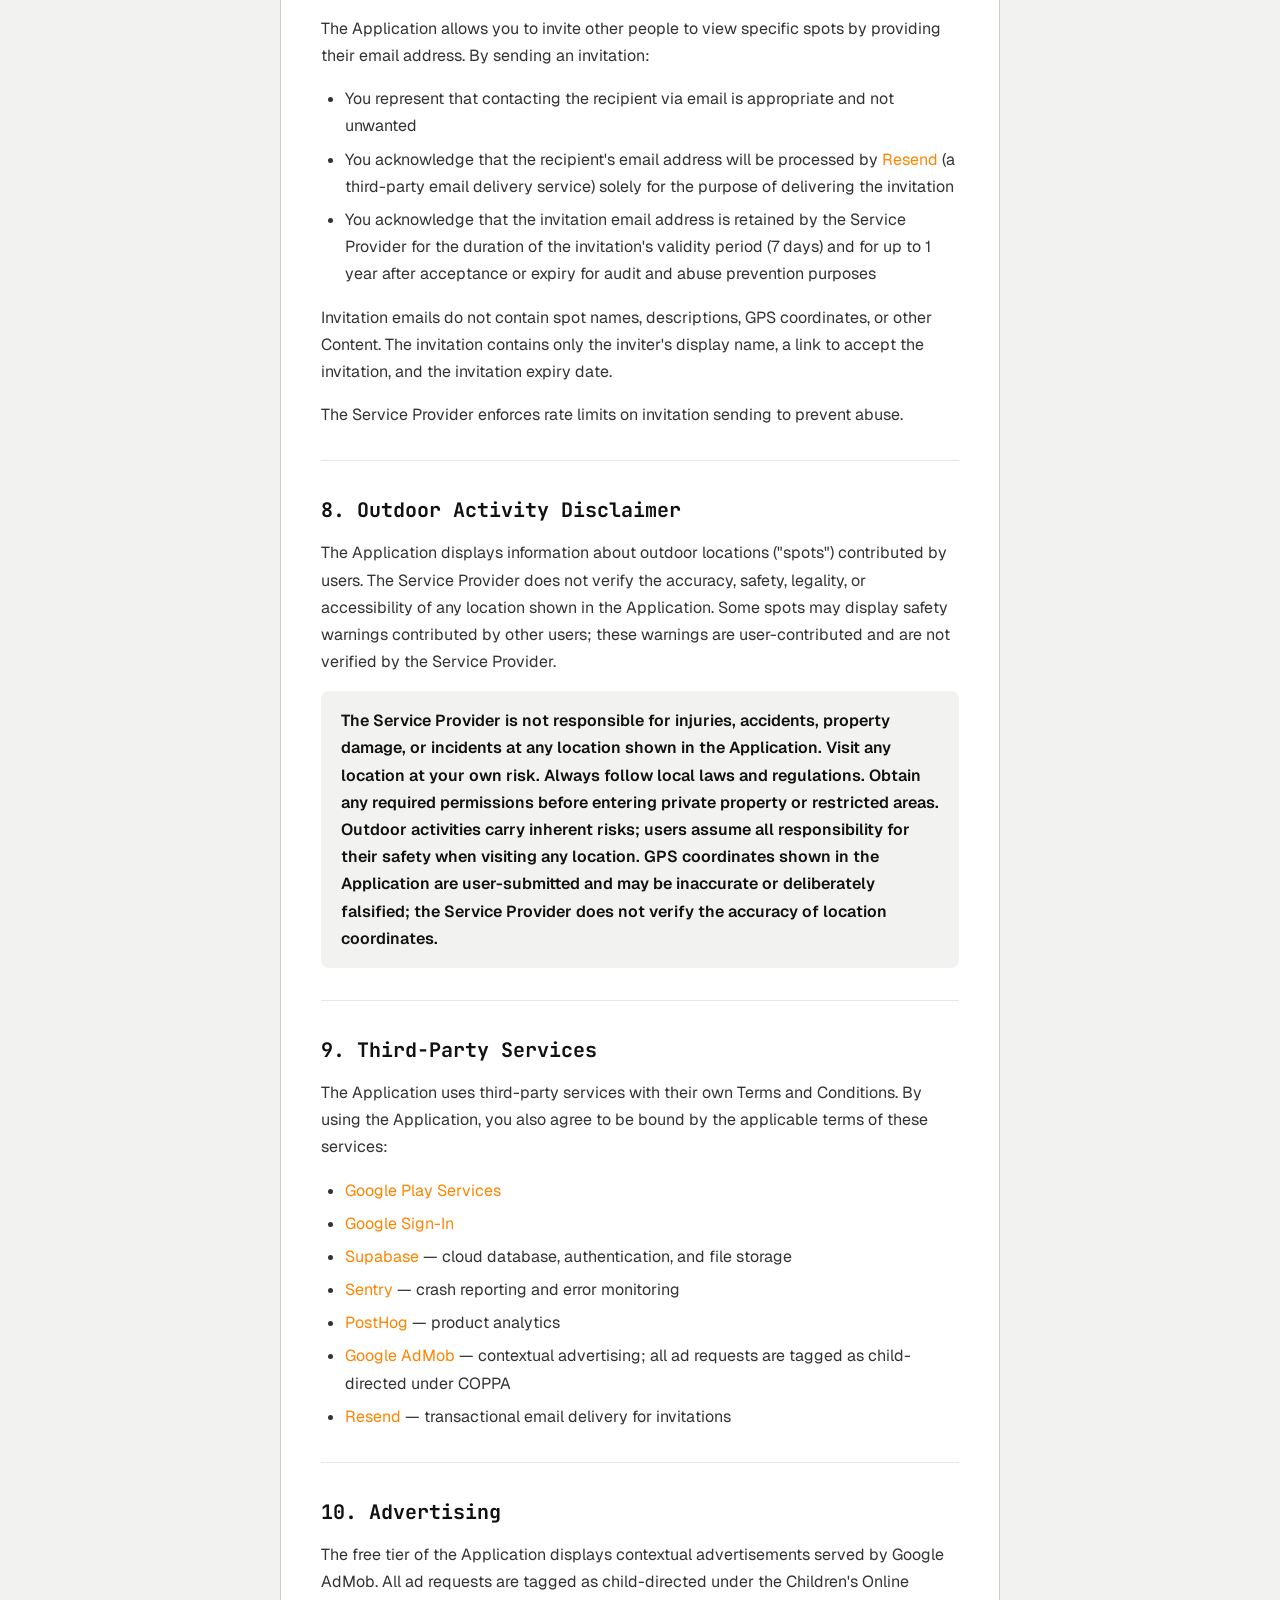
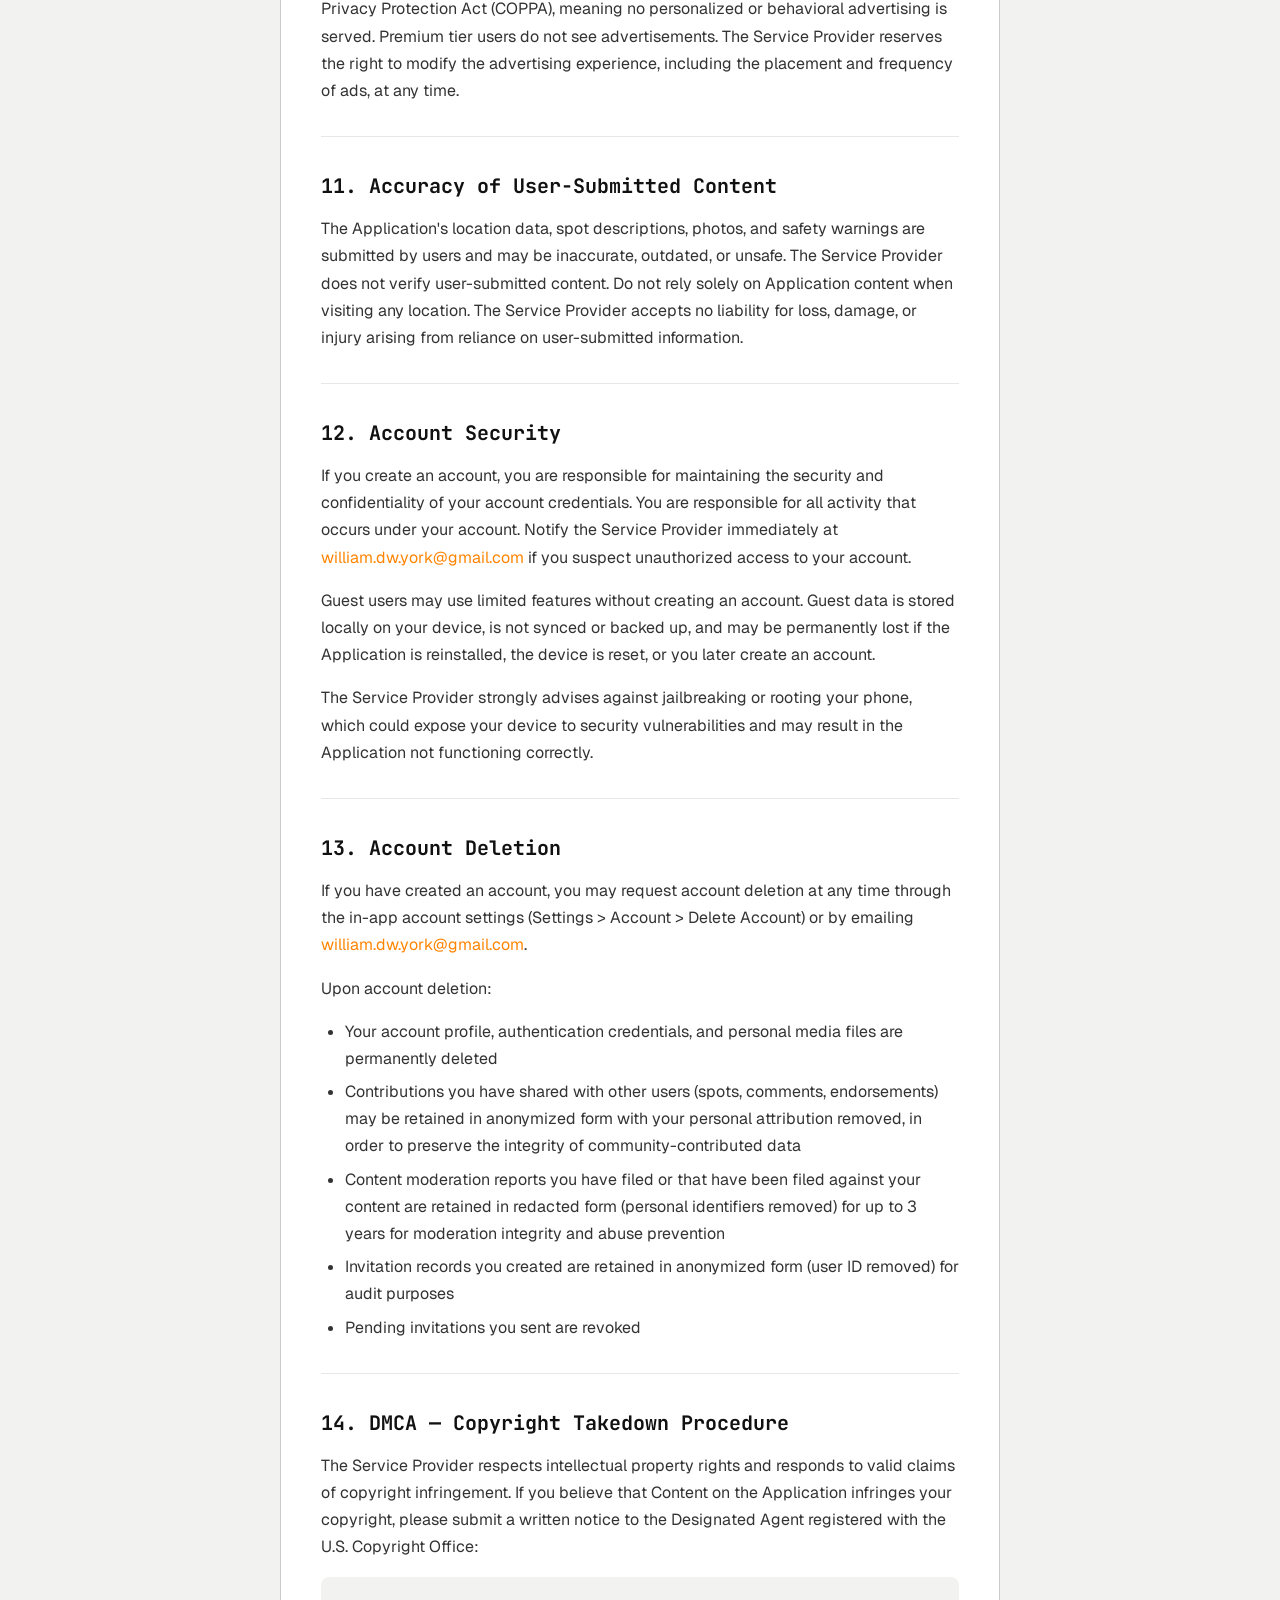
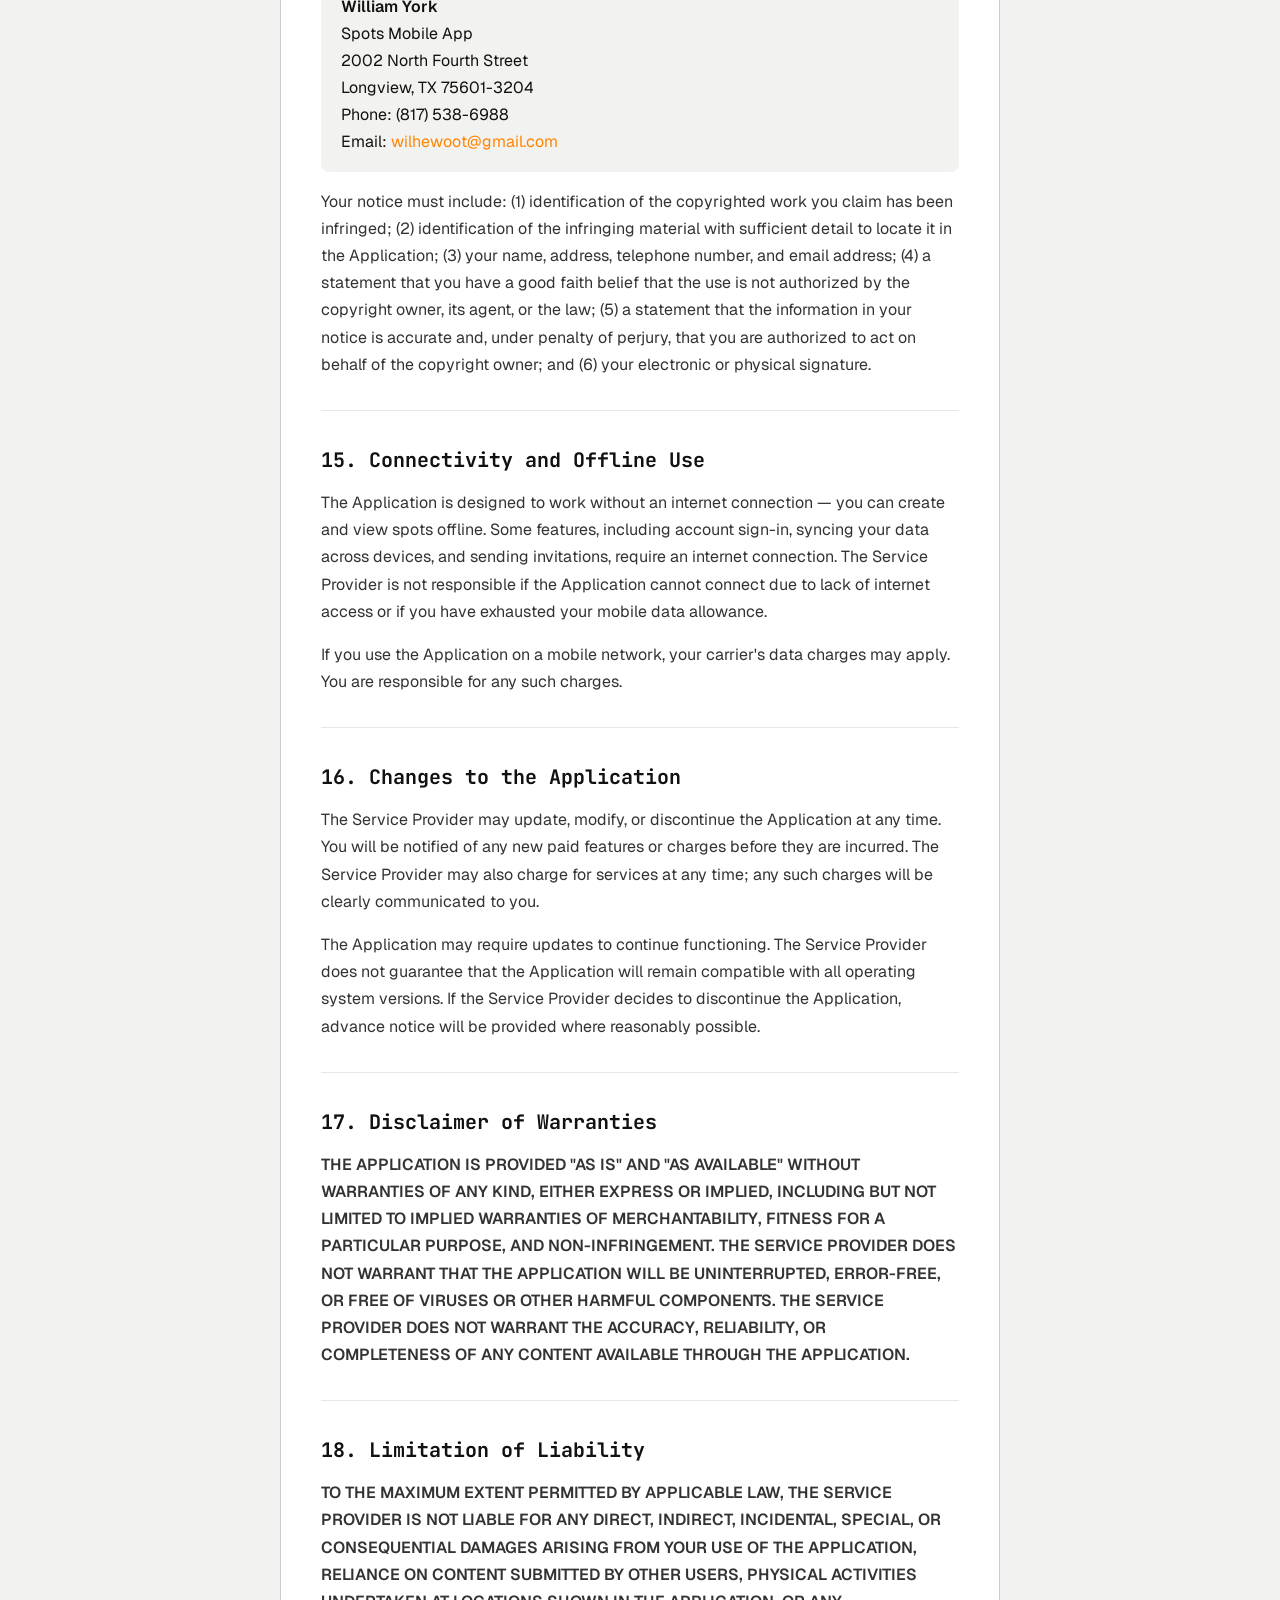
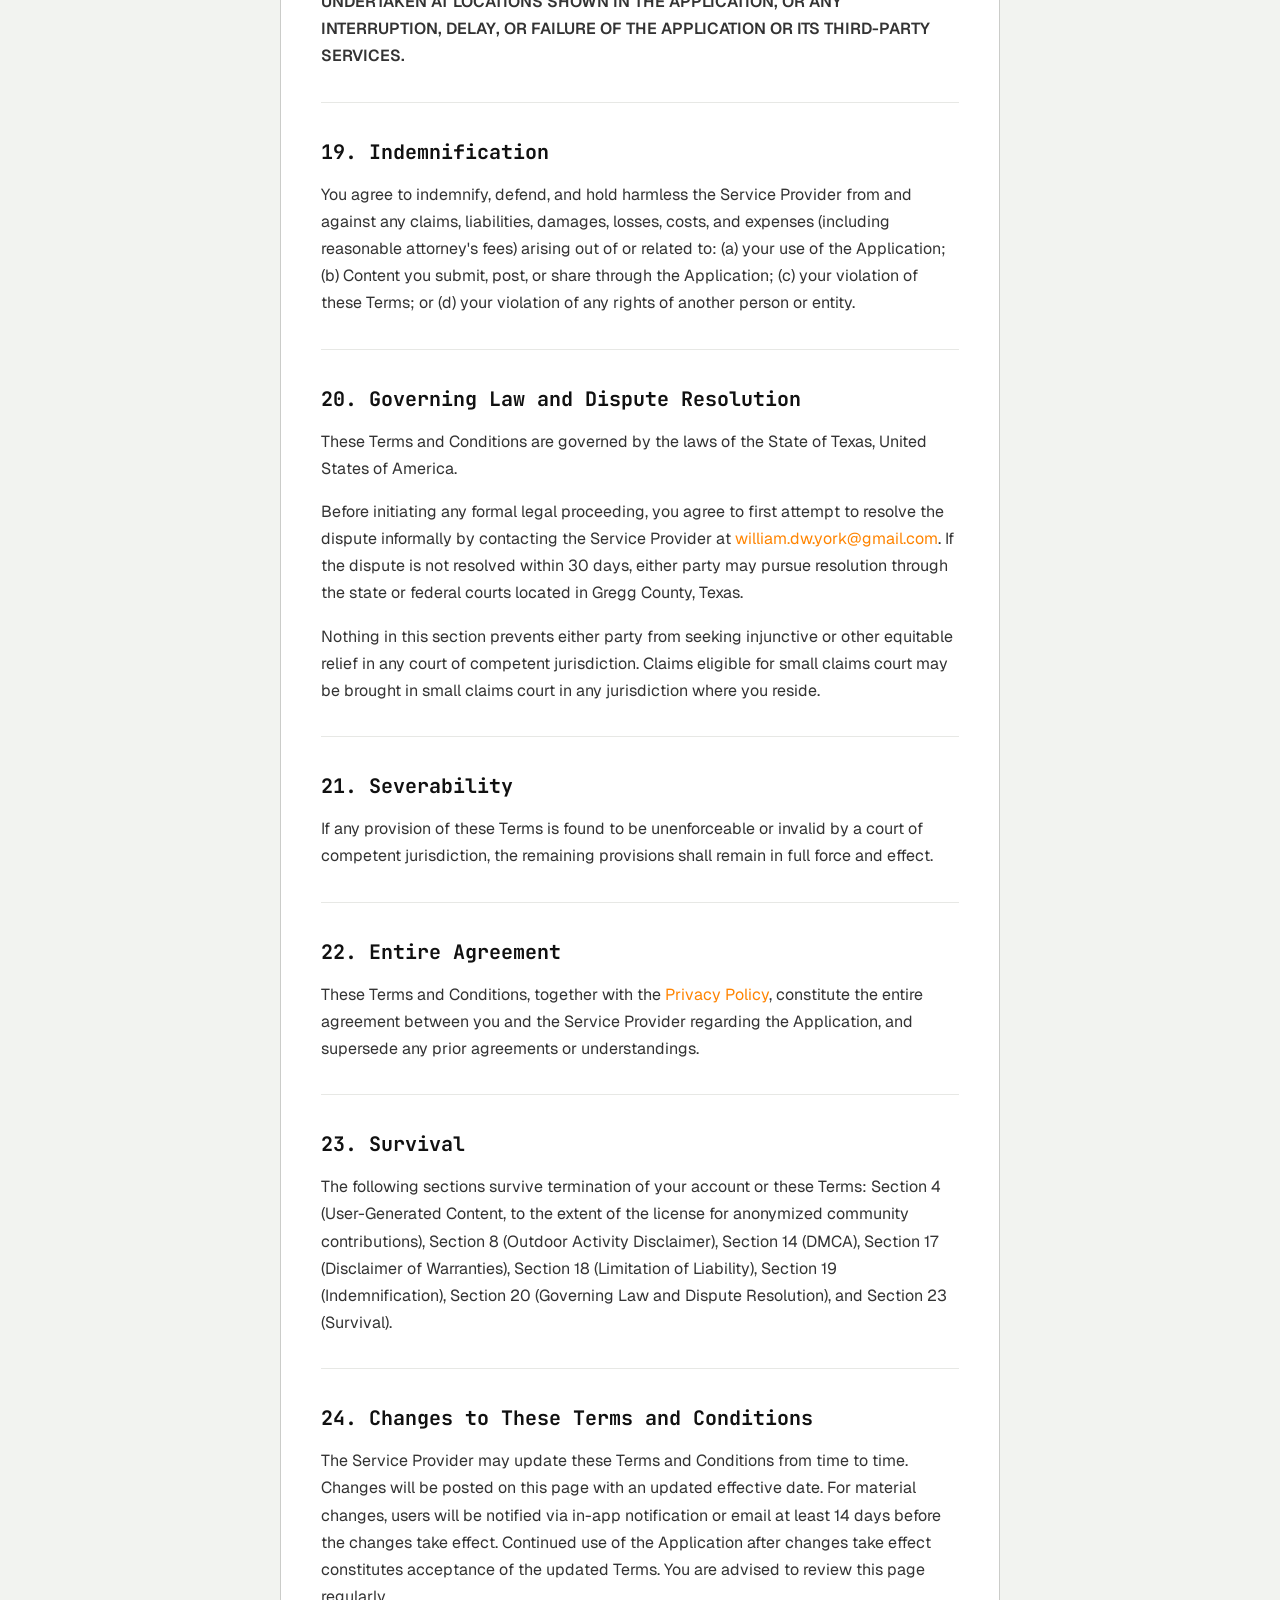
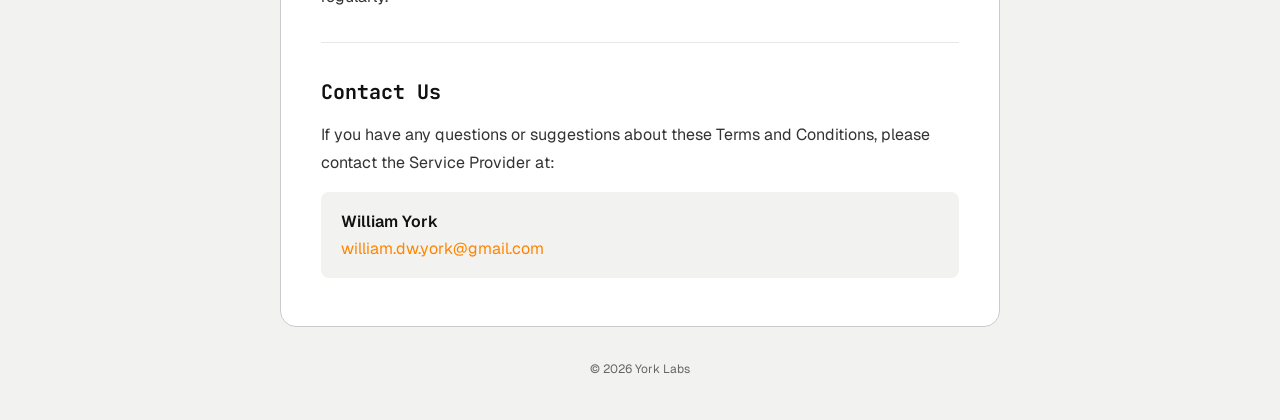
<file: legal/terms-and-conditions.html>
<!DOCTYPE html>
<html lang="en">
<head>
  <meta charset="UTF-8">
  <meta name="viewport" content="width=device-width, initial-scale=1.0">
  <title>Terms &amp; Conditions - Spots</title>
  <link rel="icon" href="../favicon.png" type="image/png" sizes="32x32">
  <link rel="icon" href="../favicon.ico" sizes="any">
  <link rel="stylesheet" href="../styles/main.css">
  <link rel="stylesheet" href="../styles/legal.css">
</head>
<body class="legal-document">
  <div class="container">
    <a class="back" href="./">&larr; Back to Legal</a>
    <h1>Terms &amp; Conditions</h1>
    <p class="effective">Effective as of March 20, 2026</p>

    <p>These Terms and Conditions apply to the Spots app (hereby referred to as "Application") for mobile devices that was created by William York (hereby referred to as "Service Provider"). The Application includes both free and premium features.</p>

    <p>By downloading or using the Application, you are automatically agreeing to the following terms. Please read them carefully before using the Application.</p>

    <hr>

    <h2>1. Eligibility and Age Requirement</h2>
    <p>The Application is intended for users who are 13 years of age or older. By using the Application, you represent that you are at least 13 years old. Users under 13 are not permitted to create an account or use the Application. If the Service Provider discovers that a user is under 13, the account will be terminated without notice. The Service Provider may use age-gating mechanisms, user reports, or other reasonable means to identify underage users. Parents or guardians who believe a child under 13 has created an account should contact the Service Provider at <a href="mailto:william.dw.york@gmail.com">william.dw.york@gmail.com</a> to have the account removed.</p>

    <hr>

    <h2>2. Definitions</h2>
    <ul>
      <li>"Application" means the Spots mobile app and its associated services, servers, and backend systems.</li>
      <li>"Content" means user-generated content including spots (locations for outdoor activities pinned on the map), photos, descriptions, comments, tags, endorsements (your expression of support for a spot), and custom lists.</li>
      <li>"Service Provider" means William York, the creator and operator of the Application.</li>
      <li>"You" or "User" means any person who downloads, installs, or uses the Application.</li>
    </ul>

    <hr>

    <h2>3. Intellectual Property</h2>
    <p>Unauthorized copying, modification, or distribution of the Application or any part thereof is strictly prohibited. You may not attempt to extract the source code, translate the Application into other languages, or create derivative versions. All trademarks, copyrights, database rights, and other intellectual property rights related to the Application remain the property of the Service Provider.</p>

    <hr>

    <h2>4. User-Generated Content</h2>
    <p>The Application allows you to create Content as defined in Section 2. If you share Content with other users through the Application, you grant the Service Provider a worldwide, non-exclusive, royalty-free, sublicensable license to host, store, display, reproduce, distribute, and process your Content within the Application and its services, including through third-party service providers necessary to operate the Application. This license survives account termination or deletion to the extent necessary to maintain anonymized community contributions as described in Section 11.</p>
    <p>You retain ownership of Content you create.</p>
    <p>You are solely responsible for the Content you submit. By submitting Content, you represent that:</p>
    <ul>
      <li>You own the Content or have the right to share it</li>
      <li>The Content does not infringe any third party's intellectual property rights</li>
      <li>The Content does not violate any applicable laws or these Terms</li>
    </ul>

    <hr>

    <h2>5. Prohibited Content and Conduct</h2>
    <p>You agree not to use the Application to post, upload, share, or transmit:</p>
    <ul>
      <li>Content that is illegal, fraudulent, defamatory, or threatening</li>
      <li>Hate speech or content that harasses, demeans, or discriminates based on race, gender, religion, nationality, sexual orientation, disability, or other protected characteristics</li>
      <li>Child sexual abuse material (CSAM) or any content that sexualizes minors</li>
      <li>Content that infringes on the copyright, trademark, or other intellectual property rights of others</li>
      <li>Spam, unsolicited commercial messages, or content designed to deceive other users</li>
      <li>Content that impersonates any person or entity</li>
      <li>GPS coordinates or location data that is deliberately falsified or intended to mislead other users</li>
    </ul>
    <p>The Service Provider reserves the right to remove any Content that violates these Terms and to suspend or terminate accounts of users who violate these Terms, at any time and without notice.</p>

    <hr>

    <h2>6. Content Moderation and Enforcement</h2>
    <p>The Application includes a community reporting system. Users may report Content they believe violates these Terms or community standards.</p>
    <ul>
      <li><strong>Automatic moderation</strong>: Content that receives multiple reports from established users may be automatically hidden from public view pending review. Automatic hiding is based on report volume from accounts older than 24 hours and does not constitute a final moderation decision.</li>
      <li><strong>Suspension</strong>: The Service Provider may suspend a user's account, which restricts the user's ability to sign in and hides their Content from other users. Suspended users' data is retained and may be restored upon reinstatement.</li>
      <li><strong>Ban</strong>: The Service Provider may permanently ban a user's account for severe or repeated violations. Banned users are prevented from signing in. Their Content is hidden from public view.</li>
      <li><strong>Reinstatement</strong>: The Service Provider may reinstate a suspended or banned user at its discretion. Reinstatement restores account access and Content visibility. Invitations that were revoked during suspension or ban are not automatically reinstated.</li>
      <li><strong>Moderation logging</strong>: Moderation actions (content hiding, suspension, ban, reinstatement, report resolution) are logged for operational integrity and audit purposes.</li>
    </ul>

    <hr>

    <h2>7. Invitations</h2>
    <p>The Application allows you to invite other people to view specific spots by providing their email address. By sending an invitation:</p>
    <ul>
      <li>You represent that contacting the recipient via email is appropriate and not unwanted</li>
      <li>You acknowledge that the recipient's email address will be processed by <a href="https://resend.com/legal/terms-of-service">Resend</a> (a third-party email delivery service) solely for the purpose of delivering the invitation</li>
      <li>You acknowledge that the invitation email address is retained by the Service Provider for the duration of the invitation's validity period (7 days) and for up to 1 year after acceptance or expiry for audit and abuse prevention purposes</li>
    </ul>
    <p>Invitation emails do not contain spot names, descriptions, GPS coordinates, or other Content. The invitation contains only the inviter's display name, a link to accept the invitation, and the invitation expiry date.</p>
    <p>The Service Provider enforces rate limits on invitation sending to prevent abuse.</p>

    <hr>

    <h2>8. Outdoor Activity Disclaimer</h2>
    <p>The Application displays information about outdoor locations ("spots") contributed by users. The Service Provider does not verify the accuracy, safety, legality, or accessibility of any location shown in the Application. Some spots may display safety warnings contributed by other users; these warnings are user-contributed and are not verified by the Service Provider.</p>
    <div class="disclaimer">
      <strong>The Service Provider is not responsible for injuries, accidents, property damage, or incidents at any location shown in the Application. Visit any location at your own risk. Always follow local laws and regulations. Obtain any required permissions before entering private property or restricted areas. Outdoor activities carry inherent risks; users assume all responsibility for their safety when visiting any location. GPS coordinates shown in the Application are user-submitted and may be inaccurate or deliberately falsified; the Service Provider does not verify the accuracy of location coordinates.</strong>
    </div>

    <hr>

    <h2>9. Third-Party Services</h2>
    <p>The Application uses third-party services with their own Terms and Conditions. By using the Application, you also agree to be bound by the applicable terms of these services:</p>
    <ul>
      <li><a href="https://policies.google.com/terms">Google Play Services</a></li>
      <li><a href="https://policies.google.com/terms">Google Sign-In</a></li>
      <li><a href="https://supabase.com/terms">Supabase</a> — cloud database, authentication, and file storage</li>
      <li><a href="https://sentry.io/terms/">Sentry</a> — crash reporting and error monitoring</li>
      <li><a href="https://posthog.com/terms">PostHog</a> — product analytics</li>
      <li><a href="https://policies.google.com/technologies/ads">Google AdMob</a> — contextual advertising; all ad requests are tagged as child-directed under COPPA</li>
      <li><a href="https://resend.com/legal/terms-of-service">Resend</a> — transactional email delivery for invitations</li>
    </ul>

    <hr>

    <h2>10. Advertising</h2>
    <p>The free tier of the Application displays contextual advertisements served by Google AdMob. All ad requests are tagged as child-directed under the Children's Online Privacy Protection Act (COPPA), meaning no personalized or behavioral advertising is served. Premium tier users do not see advertisements. The Service Provider reserves the right to modify the advertising experience, including the placement and frequency of ads, at any time.</p>

    <hr>

    <h2>11. Accuracy of User-Submitted Content</h2>
    <p>The Application's location data, spot descriptions, photos, and safety warnings are submitted by users and may be inaccurate, outdated, or unsafe. The Service Provider does not verify user-submitted content. Do not rely solely on Application content when visiting any location. The Service Provider accepts no liability for loss, damage, or injury arising from reliance on user-submitted information.</p>

    <hr>

    <h2>12. Account Security</h2>
    <p>If you create an account, you are responsible for maintaining the security and confidentiality of your account credentials. You are responsible for all activity that occurs under your account. Notify the Service Provider immediately at <a href="mailto:william.dw.york@gmail.com">william.dw.york@gmail.com</a> if you suspect unauthorized access to your account.</p>
    <p>Guest users may use limited features without creating an account. Guest data is stored locally on your device, is not synced or backed up, and may be permanently lost if the Application is reinstalled, the device is reset, or you later create an account.</p>
    <p>The Service Provider strongly advises against jailbreaking or rooting your phone, which could expose your device to security vulnerabilities and may result in the Application not functioning correctly.</p>

    <hr>

    <h2>13. Account Deletion</h2>
    <p>If you have created an account, you may request account deletion at any time through the in-app account settings (Settings &gt; Account &gt; Delete Account) or by emailing <a href="mailto:william.dw.york@gmail.com">william.dw.york@gmail.com</a>.</p>
    <p>Upon account deletion:</p>
    <ul>
      <li>Your account profile, authentication credentials, and personal media files are permanently deleted</li>
      <li>Contributions you have shared with other users (spots, comments, endorsements) may be retained in anonymized form with your personal attribution removed, in order to preserve the integrity of community-contributed data</li>
      <li>Content moderation reports you have filed or that have been filed against your content are retained in redacted form (personal identifiers removed) for up to 3 years for moderation integrity and abuse prevention</li>
      <li>Invitation records you created are retained in anonymized form (user ID removed) for audit purposes</li>
      <li>Pending invitations you sent are revoked</li>
    </ul>

    <hr>

    <h2>14. DMCA — Copyright Takedown Procedure</h2>
    <p>The Service Provider respects intellectual property rights and responds to valid claims of copyright infringement. If you believe that Content on the Application infringes your copyright, please submit a written notice to the Designated Agent registered with the U.S. Copyright Office:</p>
    <div class="contact">
      <strong>William York</strong><br>
      Spots Mobile App<br>
      2002 North Fourth Street<br>
      Longview, TX 75601-3204<br>
      Phone: (817) 538-6988<br>
      Email: <a href="mailto:wilhewoot@gmail.com">wilhewoot@gmail.com</a>
    </div>
    <p style="margin-top: 16px;">Your notice must include: (1) identification of the copyrighted work you claim has been infringed; (2) identification of the infringing material with sufficient detail to locate it in the Application; (3) your name, address, telephone number, and email address; (4) a statement that you have a good faith belief that the use is not authorized by the copyright owner, its agent, or the law; (5) a statement that the information in your notice is accurate and, under penalty of perjury, that you are authorized to act on behalf of the copyright owner; and (6) your electronic or physical signature.</p>

    <hr>

    <h2>15. Connectivity and Offline Use</h2>
    <p>The Application is designed to work without an internet connection — you can create and view spots offline. Some features, including account sign-in, syncing your data across devices, and sending invitations, require an internet connection. The Service Provider is not responsible if the Application cannot connect due to lack of internet access or if you have exhausted your mobile data allowance.</p>
    <p>If you use the Application on a mobile network, your carrier's data charges may apply. You are responsible for any such charges.</p>

    <hr>

    <h2>16. Changes to the Application</h2>
    <p>The Service Provider may update, modify, or discontinue the Application at any time. You will be notified of any new paid features or charges before they are incurred. The Service Provider may also charge for services at any time; any such charges will be clearly communicated to you.</p>
    <p>The Application may require updates to continue functioning. The Service Provider does not guarantee that the Application will remain compatible with all operating system versions. If the Service Provider decides to discontinue the Application, advance notice will be provided where reasonably possible.</p>

    <hr>

    <h2>17. Disclaimer of Warranties</h2>
    <p><strong>THE APPLICATION IS PROVIDED "AS IS" AND "AS AVAILABLE" WITHOUT WARRANTIES OF ANY KIND, EITHER EXPRESS OR IMPLIED, INCLUDING BUT NOT LIMITED TO IMPLIED WARRANTIES OF MERCHANTABILITY, FITNESS FOR A PARTICULAR PURPOSE, AND NON-INFRINGEMENT. THE SERVICE PROVIDER DOES NOT WARRANT THAT THE APPLICATION WILL BE UNINTERRUPTED, ERROR-FREE, OR FREE OF VIRUSES OR OTHER HARMFUL COMPONENTS. THE SERVICE PROVIDER DOES NOT WARRANT THE ACCURACY, RELIABILITY, OR COMPLETENESS OF ANY CONTENT AVAILABLE THROUGH THE APPLICATION.</strong></p>

    <hr>

    <h2>18. Limitation of Liability</h2>
    <p><strong>TO THE MAXIMUM EXTENT PERMITTED BY APPLICABLE LAW, THE SERVICE PROVIDER IS NOT LIABLE FOR ANY DIRECT, INDIRECT, INCIDENTAL, SPECIAL, OR CONSEQUENTIAL DAMAGES ARISING FROM YOUR USE OF THE APPLICATION, RELIANCE ON CONTENT SUBMITTED BY OTHER USERS, PHYSICAL ACTIVITIES UNDERTAKEN AT LOCATIONS SHOWN IN THE APPLICATION, OR ANY INTERRUPTION, DELAY, OR FAILURE OF THE APPLICATION OR ITS THIRD-PARTY SERVICES.</strong></p>

    <hr>

    <h2>19. Indemnification</h2>
    <p>You agree to indemnify, defend, and hold harmless the Service Provider from and against any claims, liabilities, damages, losses, costs, and expenses (including reasonable attorney's fees) arising out of or related to: (a) your use of the Application; (b) Content you submit, post, or share through the Application; (c) your violation of these Terms; or (d) your violation of any rights of another person or entity.</p>

    <hr>

    <h2>20. Governing Law and Dispute Resolution</h2>
    <p>These Terms and Conditions are governed by the laws of the State of Texas, United States of America.</p>
    <p>Before initiating any formal legal proceeding, you agree to first attempt to resolve the dispute informally by contacting the Service Provider at <a href="mailto:william.dw.york@gmail.com">william.dw.york@gmail.com</a>. If the dispute is not resolved within 30 days, either party may pursue resolution through the state or federal courts located in Gregg County, Texas.</p>
    <p>Nothing in this section prevents either party from seeking injunctive or other equitable relief in any court of competent jurisdiction. Claims eligible for small claims court may be brought in small claims court in any jurisdiction where you reside.</p>

    <hr>

    <h2>21. Severability</h2>
    <p>If any provision of these Terms is found to be unenforceable or invalid by a court of competent jurisdiction, the remaining provisions shall remain in full force and effect.</p>

    <hr>

    <h2>22. Entire Agreement</h2>
    <p>These Terms and Conditions, together with the <a href="privacy_policy.html">Privacy Policy</a>, constitute the entire agreement between you and the Service Provider regarding the Application, and supersede any prior agreements or understandings.</p>

    <hr>

    <h2>23. Survival</h2>
    <p>The following sections survive termination of your account or these Terms: Section 4 (User-Generated Content, to the extent of the license for anonymized community contributions), Section 8 (Outdoor Activity Disclaimer), Section 14 (DMCA), Section 17 (Disclaimer of Warranties), Section 18 (Limitation of Liability), Section 19 (Indemnification), Section 20 (Governing Law and Dispute Resolution), and Section 23 (Survival).</p>

    <hr>

    <h2>24. Changes to These Terms and Conditions</h2>
    <p>The Service Provider may update these Terms and Conditions from time to time. Changes will be posted on this page with an updated effective date. For material changes, users will be notified via in-app notification or email at least 14 days before the changes take effect. Continued use of the Application after changes take effect constitutes acceptance of the updated Terms. You are advised to review this page regularly.</p>

    <hr>

    <h2>Contact Us</h2>
    <p>If you have any questions or suggestions about these Terms and Conditions, please contact the Service Provider at:</p>
    <div class="contact">
      <strong>William York</strong><br>
      <a href="mailto:william.dw.york@gmail.com">william.dw.york@gmail.com</a>
    </div>
  </div>
  <footer>&copy; 2026 York Labs</footer>
</body>
</html>
</file>
<file: styles/main.css>
/* =========================================================
   Spots Landing Page — Main Stylesheet
   ========================================================= */

@import url('https://fonts.googleapis.com/css2?family=Geist:wght@400;500;600&family=JetBrains+Mono:wght@700&display=swap');

/* ---------------------------------------------------------
   Design Tokens
   --------------------------------------------------------- */
:root {
  --background: #F2F3F0;
  --foreground: #111111;
  --muted-foreground: #666666;
  --primary: #FF8400;
  --secondary: #E7E8E5;
  --border: #CBCCC9;
  --card: #FFFFFF;
  --white: #FFFFFF;
  --black: #000000;

  --font-heading: 'JetBrains Mono', monospace;
  --font-body: 'Geist', sans-serif;

  --max-width: 1440px;
  --transition: 0.2s ease;
}

/* ---------------------------------------------------------
   Reset & Base
   --------------------------------------------------------- */
*,
*::before,
*::after {
  margin: 0;
  padding: 0;
  box-sizing: border-box;
}

html {
  scroll-behavior: smooth;
  -webkit-text-size-adjust: 100%;
  overflow-x: hidden;
}

body {
  font-family: var(--font-body);
  font-weight: 400;
  color: var(--foreground);
  background-color: var(--background);
  line-height: 1.5;
  -webkit-font-smoothing: antialiased;
  -moz-osx-font-smoothing: grayscale;
  overflow-x: hidden;
}

img {
  display: block;
  max-width: 100%;
  height: auto;
}

a {
  color: inherit;
  text-decoration: none;
}

ul {
  list-style: none;
}

h1, h2, h3, h4, h5, h6 {
  font-family: var(--font-heading);
  font-weight: 700;
}

button {
  font-family: inherit;
  cursor: pointer;
  border: none;
  background: none;
}

/* ---------------------------------------------------------
   Utility
   --------------------------------------------------------- */
.container {
  width: 100%;
  max-width: var(--max-width);
  margin: 0 auto;
}

.hide-mobile { display: inline; }

/* Scroll animations */
.animate-on-scroll {
  opacity: 0;
  transform: translateY(24px);
  transition: opacity 0.6s ease, transform 0.6s ease;
}

.animate-on-scroll.visible {
  opacity: 1;
  transform: translateY(0);
}

/* Header scroll state */
.header.scrolled {
  background-color: rgba(242, 243, 240, 0.92);
  backdrop-filter: blur(12px);
  -webkit-backdrop-filter: blur(12px);
  box-shadow: 0 1px 8px rgba(0, 0, 0, 0.06);
}

/* Mobile menu toggle button */
.menu-toggle {
  display: none;
  flex-direction: column;
  gap: 5px;
  padding: 8px;
  z-index: 110;
  -webkit-tap-highlight-color: transparent;
}

.menu-toggle span {
  display: block;
  width: 22px;
  height: 2px;
  background-color: var(--foreground);
  border-radius: 1px;
  transition: transform var(--transition), opacity var(--transition);
}

@media (max-width: 768px) {
  .hide-mobile { display: none; }

  .menu-toggle { display: flex; }

  .header-nav {
    display: none;
    position: fixed;
    top: 72px;
    left: 0;
    right: 0;
    z-index: 105;
    background: var(--white);
    flex-direction: column;
    padding: 24px;
    gap: 16px;
    border-bottom: 1px solid var(--border);
    box-shadow: 0 8px 24px rgba(0, 0, 0, 0.08);
  }

  .header-nav.menu-open {
    display: flex;
  }

  .header-nav-links {
    display: flex !important;
    flex-direction: column;
    gap: 8px;
  }

  .header-nav-link {
    display: block;
    padding: 12px 0;
    font-size: 16px;
  }

  .header-cta {
    width: 100%;
    text-align: center;
    padding: 14px 20px;
  }
}

/* ---------------------------------------------------------
   1. Header
   --------------------------------------------------------- */
.header {
  position: sticky;
  top: 0;
  z-index: 100;
  height: 72px;
  padding: 0 80px;
  background-color: var(--background);
  border-bottom: 1px solid var(--border);
  display: flex;
  align-items: center;
  justify-content: space-between;
  max-width: var(--max-width);
  margin: 0 auto;
}

.header-logo {
  display: flex;
  align-items: center;
  gap: 10px;
}

.header-logo-icon {
  width: 32px;
  height: 32px;
  flex-shrink: 0;
}

.header-logo-text {
  font-family: var(--font-heading);
  font-weight: 700;
  font-size: 20px;
  color: var(--foreground);
}

.header-nav {
  display: flex;
  align-items: center;
  gap: 32px;
}

.header-nav-links {
  display: flex;
  align-items: center;
  gap: 28px;
}

.header-nav-link {
  font-size: 15px;
  font-weight: 500;
  color: var(--muted-foreground);
  transition: color var(--transition);
}

.header-nav-link:hover {
  color: var(--foreground);
}

.header-cta {
  display: inline-flex;
  align-items: center;
  justify-content: center;
  padding: 10px 20px;
  background-color: var(--primary);
  color: var(--white);
  font-size: 15px;
  font-weight: 600;
  border-radius: 8px;
  transition: background-color var(--transition), transform var(--transition);
}

.header-cta:hover {
  background-color: #e67700;
  transform: translateY(-1px);
}

.header-cta:active {
  transform: translateY(0);
}

/* ---------------------------------------------------------
   2. Hero Section
   --------------------------------------------------------- */
.hero {
  padding: 80px 80px 100px;
  display: flex;
  flex-direction: column;
  align-items: center;
  gap: 48px;
  max-width: var(--max-width);
  margin: 0 auto;
  text-align: center;
}

/* Badge pill */
.hero-badge {
  display: inline-flex;
  align-items: center;
  gap: 8px;
  padding: 8px 18px;
  background-color: var(--white);
  border-radius: 9999px;
  box-shadow: 0 2px 12px rgba(0, 0, 0, 0.06);
  font-size: 14px;
  font-weight: 500;
  color: var(--foreground);
}

.hero-badge-dot {
  width: 8px;
  height: 8px;
  border-radius: 50%;
  background-color: var(--primary);
  flex-shrink: 0;
}

/* Title */
.hero-title {
  font-family: var(--font-heading);
  font-size: 56px;
  font-weight: 700;
  line-height: 1.15;
  max-width: 900px;
  color: var(--foreground);
}

/* Subtitle */
.hero-subtitle {
  font-family: var(--font-body);
  font-size: 20px;
  line-height: 1.6;
  color: var(--muted-foreground);
  max-width: 700px;
}

/* Buttons */
.hero-actions {
  display: flex;
  align-items: center;
  gap: 16px;
  flex-wrap: wrap;
  justify-content: center;
}

.btn-primary {
  display: inline-flex;
  align-items: center;
  justify-content: center;
  padding: 16px 32px;
  background-color: var(--primary);
  color: var(--white);
  font-size: 16px;
  font-weight: 600;
  border-radius: 12px;
  transition: background-color var(--transition), transform var(--transition),
    box-shadow var(--transition);
}

.btn-primary:hover {
  background-color: #e67700;
  transform: translateY(-2px);
  box-shadow: 0 6px 20px rgba(255, 132, 0, 0.3);
}

.btn-primary:active {
  transform: translateY(0);
  box-shadow: none;
}

.btn-secondary {
  display: inline-flex;
  align-items: center;
  justify-content: center;
  padding: 16px 32px;
  background-color: transparent;
  color: var(--foreground);
  font-size: 16px;
  font-weight: 600;
  border: 1.5px solid var(--border);
  border-radius: 12px;
  transition: border-color var(--transition), background-color var(--transition),
    transform var(--transition);
}

.btn-secondary:hover {
  border-color: var(--foreground);
  background-color: var(--secondary);
  transform: translateY(-2px);
}

.btn-secondary:active {
  transform: translateY(0);
}

/* Phone mockups */
.hero-mockups {
  display: flex;
  align-items: center;
  justify-content: center;
  gap: 24px;
}

.hero-mockup {
  width: 260px;
  height: 520px;
  border-radius: 32px;
  background-color: var(--white);
  box-shadow: 0 16px 40px rgba(0, 0, 0, 0.07);
  overflow: hidden;
  flex-shrink: 0;
  max-width: 100%;
}

.hero-mockup img {
  width: 100%;
  height: 100%;
  object-fit: cover;
}

.hero-mockup--side {
  transform: scale(0.92);
  opacity: 0.85;
}

/* ---------------------------------------------------------
   3. Features Section
   --------------------------------------------------------- */
.features {
  background-color: var(--white);
  padding: 80px;
}

.features-inner {
  max-width: var(--max-width);
  margin: 0 auto;
}

.features-header {
  text-align: center;
  margin-bottom: 56px;
}

.section-label {
  display: inline-block;
  font-family: var(--font-body);
  font-size: 13px;
  font-weight: 600;
  color: var(--primary);
  letter-spacing: 2px;
  text-transform: uppercase;
  margin-bottom: 16px;
}

.features-title {
  font-size: 36px;
  line-height: 1.2;
  color: var(--foreground);
  margin-bottom: 16px;
}

.features-subtitle {
  font-size: 17px;
  line-height: 1.6;
  color: var(--muted-foreground);
  max-width: 600px;
  margin: 0 auto;
}

.features-grid {
  display: grid;
  grid-template-columns: repeat(3, 1fr);
  gap: 32px;
}

.feature-card {
  background-color: var(--background);
  border-radius: 16px;
  padding: 32px;
  transition: transform var(--transition), box-shadow var(--transition);
}

.feature-card:hover {
  transform: translateY(-4px);
  box-shadow: 0 12px 32px rgba(0, 0, 0, 0.06);
}

.feature-icon {
  width: 56px;
  height: 56px;
  border-radius: 16px;
  background-color: var(--primary);
  display: flex;
  align-items: center;
  justify-content: center;
  margin-bottom: 20px;
  flex-shrink: 0;
}

.feature-icon svg,
.feature-icon img {
  width: 24px;
  height: 24px;
  color: var(--white);
}

.feature-card-title {
  font-family: var(--font-heading);
  font-size: 20px;
  font-weight: 700;
  color: var(--foreground);
  margin-bottom: 10px;
}

.feature-card-description {
  font-size: 15px;
  line-height: 1.6;
  color: var(--muted-foreground);
}

/* ---------------------------------------------------------
   4. How It Works
   --------------------------------------------------------- */
.how-it-works {
  padding: 80px;
  max-width: var(--max-width);
  margin: 0 auto;
}

.how-it-works-header {
  text-align: center;
  margin-bottom: 56px;
}

.how-it-works-title {
  font-size: 36px;
  line-height: 1.2;
  color: var(--foreground);
  margin-bottom: 16px;
}

.how-it-works-subtitle {
  font-size: 17px;
  line-height: 1.6;
  color: var(--muted-foreground);
  max-width: 600px;
  margin: 0 auto;
}

.steps {
  display: flex;
  justify-content: center;
  gap: 48px;
}

.step {
  display: flex;
  flex-direction: column;
  align-items: center;
  text-align: center;
  flex: 1;
  max-width: 320px;
}

.step-number {
  width: 40px;
  height: 40px;
  border-radius: 50%;
  background-color: var(--primary);
  color: var(--white);
  font-family: var(--font-heading);
  font-weight: 700;
  font-size: 16px;
  display: flex;
  align-items: center;
  justify-content: center;
  margin-bottom: 24px;
  flex-shrink: 0;
}

.step-mockup {
  width: 220px;
  height: 400px;
  border-radius: 24px;
  border: 1.5px solid var(--border);
  background-color: var(--white);
  overflow: hidden;
  margin-bottom: 24px;
  flex-shrink: 0;
}

.step-mockup img {
  width: 100%;
  height: 100%;
  object-fit: cover;
}

.step-title {
  font-family: var(--font-heading);
  font-size: 18px;
  font-weight: 700;
  color: var(--foreground);
  margin-bottom: 8px;
}

.step-description {
  font-size: 14px;
  line-height: 1.5;
  color: var(--muted-foreground);
  max-width: 220px;
}

/* ---------------------------------------------------------
   5. Final CTA
   --------------------------------------------------------- */
.final-cta {
  background-color: var(--primary);
  padding: 80px;
}

.final-cta-inner {
  max-width: var(--max-width);
  margin: 0 auto;
  display: flex;
  flex-direction: column;
  align-items: center;
  text-align: center;
  gap: 24px;
}

.final-cta-title {
  font-family: var(--font-heading);
  font-size: 44px;
  font-weight: 700;
  line-height: 1.2;
  color: var(--white);
  max-width: 700px;
}

.final-cta-subtitle {
  font-size: 18px;
  line-height: 1.6;
  color: rgba(255, 255, 255, 0.8);
  max-width: 550px;
}

.btn-cta-white {
  display: inline-flex;
  align-items: center;
  justify-content: center;
  padding: 16px 36px;
  background-color: var(--white);
  color: var(--primary);
  font-size: 16px;
  font-weight: 600;
  border-radius: 12px;
  transition: background-color var(--transition), transform var(--transition),
    box-shadow var(--transition);
}

.btn-cta-white:hover {
  background-color: #f5f5f5;
  transform: translateY(-2px);
  box-shadow: 0 8px 24px rgba(0, 0, 0, 0.15);
}

.btn-cta-white:active {
  transform: translateY(0);
  box-shadow: none;
}

.final-cta-url {
  font-size: 14px;
  color: rgba(255, 255, 255, 0.6);
  margin-top: 8px;
}

/* ---------------------------------------------------------
   6. Footer
   --------------------------------------------------------- */
.footer {
  background-color: #111111;
  padding: 48px 80px;
  color: var(--white);
}

.footer-inner {
  max-width: var(--max-width);
  margin: 0 auto;
}

.footer-top {
  display: flex;
  justify-content: space-between;
  align-items: flex-start;
  gap: 48px;
  padding-bottom: 32px;
}

.footer-brand {
  max-width: 280px;
}

.footer-logo {
  display: flex;
  align-items: center;
  gap: 10px;
  margin-bottom: 12px;
}

.footer-logo-icon {
  width: 28px;
  height: 28px;
}

.footer-logo-text {
  font-family: var(--font-heading);
  font-weight: 700;
  font-size: 18px;
  color: var(--white);
}

.footer-tagline {
  font-size: 14px;
  line-height: 1.6;
  color: rgba(255, 255, 255, 0.5);
}

.footer-columns {
  display: flex;
  gap: 80px;
}

.footer-column-title {
  font-family: var(--font-body);
  font-size: 13px;
  font-weight: 600;
  color: rgba(255, 255, 255, 0.4);
  text-transform: uppercase;
  letter-spacing: 1.5px;
  margin-bottom: 16px;
}

.footer-column-links {
  display: flex;
  flex-direction: column;
  gap: 10px;
}

.footer-column-link {
  font-size: 14px;
  color: rgba(255, 255, 255, 0.7);
  transition: color var(--transition);
}

.footer-column-link:hover {
  color: var(--white);
}

.footer-divider {
  height: 1px;
  background-color: rgba(255, 255, 255, 0.1);
  margin: 32px 0;
}

.footer-bottom {
  display: flex;
  justify-content: space-between;
  align-items: center;
}

.footer-copyright {
  font-size: 13px;
  color: rgba(255, 255, 255, 0.4);
}

.footer-bottom-links {
  display: flex;
  gap: 24px;
}

.footer-bottom-link {
  font-size: 13px;
  color: rgba(255, 255, 255, 0.4);
  transition: color var(--transition);
}

.footer-bottom-link:hover {
  color: rgba(255, 255, 255, 0.7);
}

/* =========================================================
   Responsive — Tablet (< 1024px)
   ========================================================= */
@media (max-width: 1024px) {
  .header-nav-links {
    display: none;
  }

  .hero-mockups {
    flex-wrap: wrap;
  }

  .hero-mockup--side {
    transform: scale(0.88);
  }

  .features-grid {
    grid-template-columns: 1fr;
    max-width: 480px;
    margin: 0 auto;
  }

  .steps {
    flex-direction: column;
    align-items: center;
    gap: 40px;
  }

  .footer-top {
    flex-direction: column;
    gap: 32px;
  }
}

/* =========================================================
   Responsive — Mobile (< 768px)
   ========================================================= */
@media (max-width: 768px) {
  .header {
    padding: 0 24px;
  }

  .hero {
    padding: 40px 24px 60px;
    gap: 32px;
  }

  .hero-title {
    font-size: 36px;
  }

  .hero-subtitle {
    font-size: 17px;
  }

  .hero-mockups {
    gap: 16px;
  }

  .hero-mockup {
    width: 220px;
    height: 440px;
  }

  .hero-mockup--side {
    display: none;
  }

  .features {
    padding: 40px 24px;
  }

  .features-title {
    font-size: 28px;
  }

  .how-it-works {
    padding: 40px 24px;
  }

  .how-it-works-title {
    font-size: 28px;
  }

  .step-mockup {
    width: 180px;
    height: 340px;
  }

  .final-cta {
    padding: 60px 24px;
  }

  .final-cta-title {
    font-size: 32px;
  }

  .final-cta-subtitle {
    font-size: 16px;
  }

  .footer {
    padding: 40px 24px;
  }

  .footer-columns {
    gap: 40px;
  }

  .footer-column-link {
    padding: 4px 0;
  }

  .footer-bottom {
    flex-direction: column;
    gap: 12px;
    text-align: center;
  }
}

/* =========================================================
   Responsive — Small Mobile (< 480px)
   ========================================================= */
@media (max-width: 480px) {
  .hero-title {
    font-size: 28px;
  }

  .hero-subtitle {
    font-size: 15px;
  }

  .hero-badge {
    font-size: 12px;
    padding: 6px 14px;
  }

  .hero-mockup {
    width: 200px;
    height: 400px;
    border-radius: 24px;
  }

  .hero-actions {
    flex-direction: column;
    width: 100%;
  }

  .btn-primary,
  .btn-secondary {
    width: 100%;
    justify-content: center;
  }

  .features-title,
  .how-it-works-title {
    font-size: 24px;
  }

  .feature-card {
    padding: 24px;
  }

  .final-cta-title {
    font-size: 26px;
  }

  .final-cta-subtitle {
    font-size: 15px;
  }

  .btn-cta-white {
    padding: 14px 28px;
    font-size: 15px;
  }

  .footer-columns {
    flex-direction: column;
    gap: 28px;
  }

  .step-mockup {
    width: 160px;
    height: 300px;
  }

  .step-description {
    max-width: 180px;
  }
}
</file>
<file: styles/legal.css>
/* =========================================================
   Legal Pages — Shared Stylesheet
   Extends main.css with legal-specific styles
   ========================================================= */

/* ---------------------------------------------------------
   Legal Document Pages (Privacy Policy, Terms & Conditions)
   --------------------------------------------------------- */
.legal-document {
  padding: 40px 20px;
  line-height: 1.7;
}

.legal-document .container {
  max-width: 720px;
  margin: 0 auto;
  background: var(--card);
  border: 1px solid var(--border);
  border-radius: 16px;
  padding: 48px 40px;
}

.legal-document .back {
  display: inline-block;
  color: var(--primary);
  text-decoration: none;
  font-size: 14px;
  font-weight: 600;
  margin-bottom: 24px;
}

.legal-document .back:hover {
  text-decoration: underline;
}

.legal-document h1 {
  font-size: 28px;
  font-weight: 700;
  margin-bottom: 8px;
}

.legal-document .effective {
  color: var(--muted-foreground);
  font-size: 14px;
  margin-bottom: 32px;
}

.legal-document h2 {
  font-size: 20px;
  font-weight: 700;
  margin-top: 32px;
  margin-bottom: 12px;
}

.legal-document p {
  margin-bottom: 16px;
  color: #333;
}

.legal-document em {
  font-style: italic;
}

.legal-document ul {
  margin: 0 0 16px 24px;
  color: #333;
  list-style: disc;
}

.legal-document li {
  margin-bottom: 6px;
}

.legal-document a {
  color: var(--primary);
}

.legal-document hr {
  border: none;
  border-top: 1px solid var(--secondary);
  margin: 32px 0;
}

.legal-document strong {
  font-weight: 600;
}

.legal-document .contact,
.legal-document .disclaimer {
  background: var(--background);
  border-radius: 8px;
  padding: 16px 20px;
  margin-top: 8px;
}

.legal-document footer {
  text-align: center;
  margin-top: 32px;
  font-size: 12px;
  color: var(--muted-foreground);
}

@media (max-width: 600px) {
  .legal-document .container {
    padding: 32px 20px;
    border-radius: 0;
    border-left: none;
    border-right: none;
  }
}

/* ---------------------------------------------------------
   Legal Index Page
   --------------------------------------------------------- */
.legal-index {
  min-height: 100vh;
  display: flex;
  flex-direction: column;
  align-items: center;
  justify-content: center;
  padding: 40px 20px;
}

.legal-index .container {
  max-width: 480px;
  width: 100%;
  text-align: center;
}

.legal-index .logo {
  font-family: var(--font-heading);
  font-size: 32px;
  font-weight: 700;
  color: var(--primary);
  margin-bottom: 8px;
}

.legal-index .subtitle {
  color: var(--muted-foreground);
  font-size: 14px;
  margin-bottom: 48px;
}

.legal-index .links {
  display: flex;
  flex-direction: column;
  gap: 16px;
}

.legal-index .links a {
  display: block;
  background: var(--card);
  border: 1px solid var(--border);
  border-radius: 12px;
  padding: 20px 24px;
  text-decoration: none;
  color: var(--foreground);
  font-size: 16px;
  font-weight: 600;
  transition: border-color var(--transition), box-shadow var(--transition);
}

.legal-index .links a:hover {
  border-color: var(--primary);
  box-shadow: 0 2px 8px rgba(255, 132, 0, 0.12);
}

.legal-index .links a span {
  display: block;
  font-size: 13px;
  font-weight: 400;
  color: var(--muted-foreground);
  margin-top: 4px;
}

.legal-index footer {
  margin-top: 48px;
  font-size: 12px;
  color: var(--muted-foreground);
}
</file>
